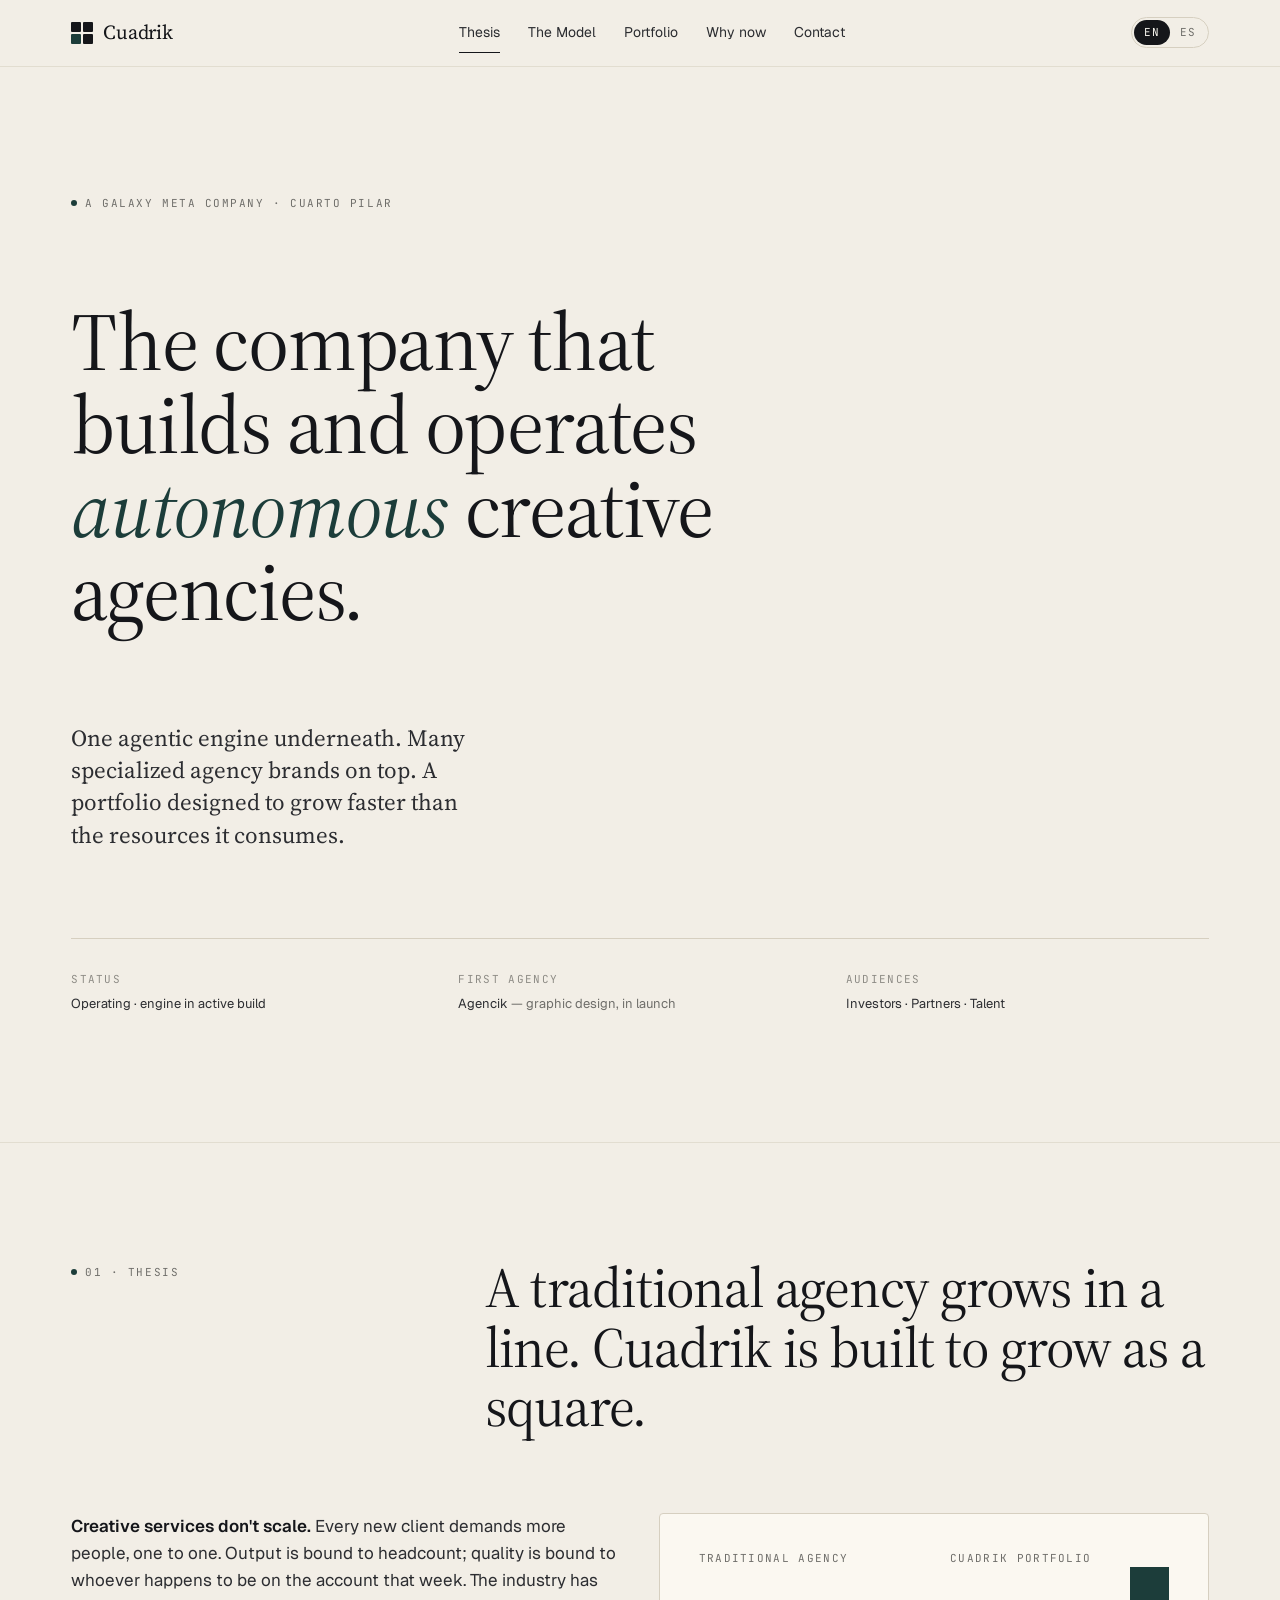
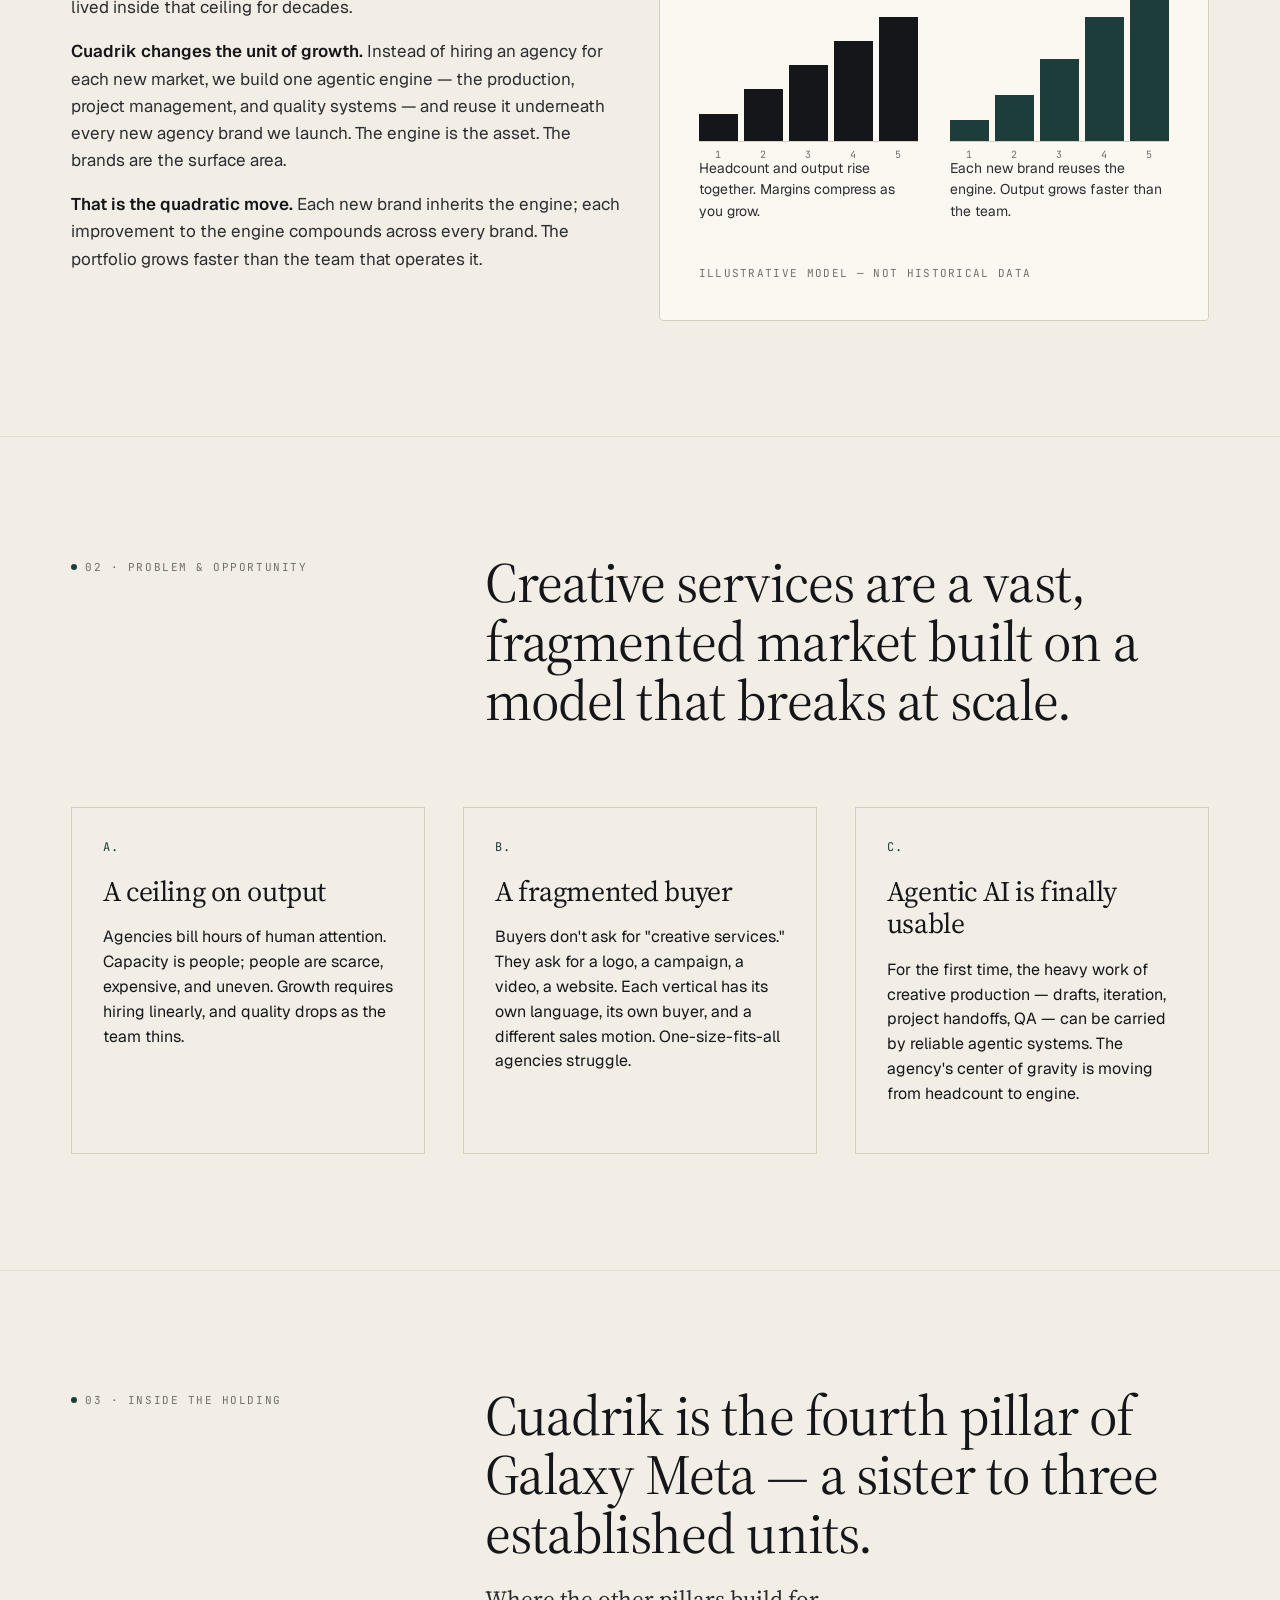
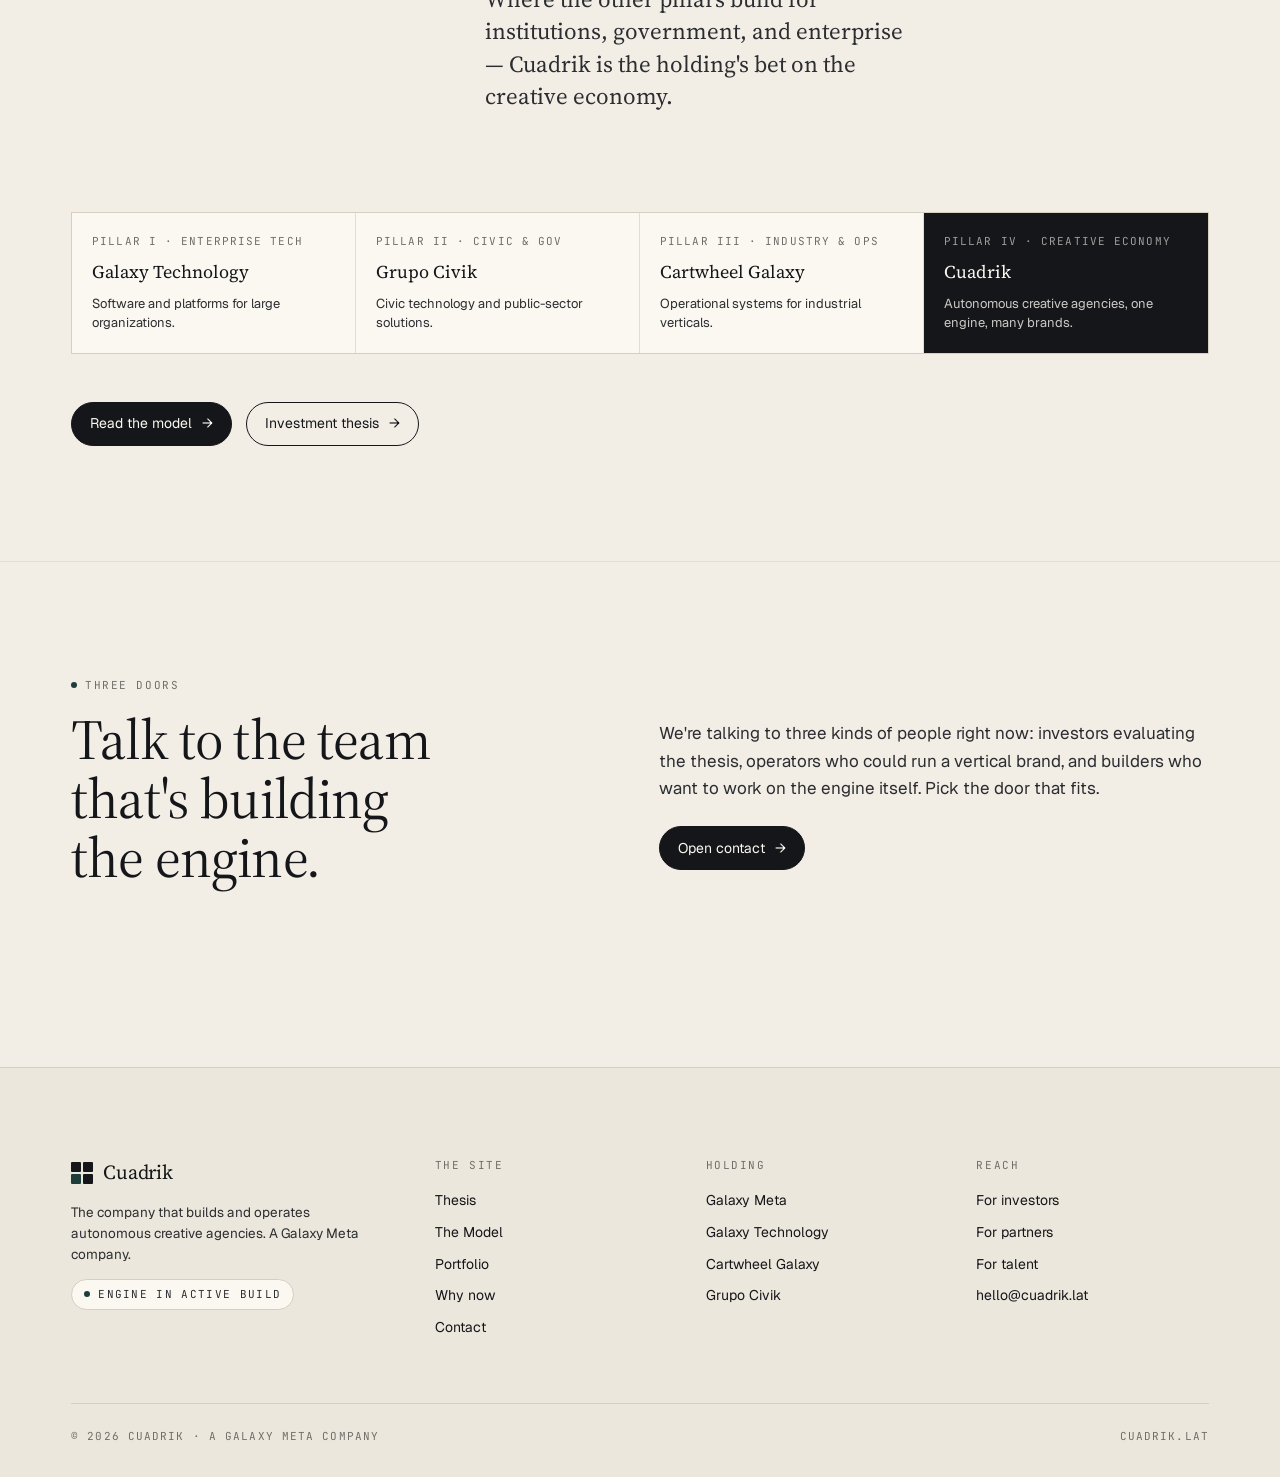
<file: index.html>
<!doctype html>
<html lang="en">
<head>
<meta charset="utf-8" />
<meta name="viewport" content="width=device-width, initial-scale=1" />
<title>Cuadrik — The company that builds and operates autonomous creative agencies</title>
<meta name="description" content="Cuadrik builds and operates autonomous creative agencies. One agentic engine, many specialized brands. A Galaxy Meta company." />
<link rel="preconnect" href="https://fonts.googleapis.com" />
<link rel="preconnect" href="https://fonts.gstatic.com" crossorigin />
<link href="https://fonts.googleapis.com/css2?family=Source+Serif+4:opsz,wght@8..60,400;8..60,500;8..60,600&family=Geist:wght@300;400;500;600&family=JetBrains+Mono:wght@400;500&display=swap" rel="stylesheet" />
<link rel="stylesheet" href="assets/site.css" />
</head>
<body>

<!-- ===================== NAV ===================== -->
<header class="nav">
  <div class="nav-inner">
    <a class="brand" href="index.html" aria-label="Cuadrik home">
      <span class="brand-mark" aria-hidden="true"><span></span><span></span><span></span><span></span></span>
      <span>Cuadrik</span>
    </a>
    <nav class="nav-links" aria-label="Primary">
      <a href="index.html" aria-current="page"><span data-i18n="en">Thesis</span><span data-i18n="es">Tesis</span></a>
      <a href="model.html"><span data-i18n="en">The Model</span><span data-i18n="es">El modelo</span></a>
      <a href="portfolio.html"><span data-i18n="en">Portfolio</span><span data-i18n="es">Portafolio</span></a>
      <a href="why-now.html"><span data-i18n="en">Why now</span><span data-i18n="es">Por qué ahora</span></a>
      <a href="contact.html"><span data-i18n="en">Contact</span><span data-i18n="es">Contacto</span></a>
    </nav>
    <div class="nav-right">
      <div class="lang" role="group" aria-label="Language">
        <button data-lang="en" class="is-active">EN</button>
        <button data-lang="es">ES</button>
      </div>
      <button class="nav-toggle btn ghost" aria-label="Menu">Menu</button>
    </div>
  </div>
</header>

<!-- ===================== HERO ===================== -->
<section class="hero no-rule" data-screen-label="01 Hero">
  <div class="wrap">
    <div class="hero-grid">
      <div>
        <div class="eyebrow reveal"><span class="dot"></span><span data-i18n="en">A Galaxy Meta company · Cuarto pilar</span><span data-i18n="es">Una compañía de Galaxy Meta · Cuarto pilar</span></div>
      </div>
      <h1 class="reveal" style="margin-top:24px;">
        <span data-i18n="en">The company that builds and operates <em style="font-style:italic; color:var(--accent);">autonomous</em> creative agencies.</span>
        <span data-i18n="es">La empresa que construye y opera agencias creativas <em style="font-style:italic; color:var(--accent);">autónomas</em>.</span>
      </h1>
      <p class="lede reveal" style="margin-top:24px;">
        <span data-i18n="en">One agentic engine underneath. Many specialized agency brands on top. A portfolio designed to grow faster than the resources it consumes.</span>
        <span data-i18n="es">Un motor agéntico debajo. Muchas marcas-agencia especializadas encima. Un portafolio diseñado para crecer más rápido que los recursos que consume.</span>
      </p>

      <div class="hero-foot reveal">
        <div>
          <span class="k">Status</span>
          <span class="v"><span data-i18n="en">Operating · engine in active build</span><span data-i18n="es">En operación · motor en construcción activa</span></span>
        </div>
        <div>
          <span class="k"><span data-i18n="en">First agency</span><span data-i18n="es">Primera agencia</span></span>
          <span class="v">Agencik <span style="color:var(--muted)">— <span data-i18n="en">graphic design, in launch</span><span data-i18n="es">diseño gráfico, en arranque</span></span></span>
        </div>
        <div>
          <span class="k"><span data-i18n="en">Audiences</span><span data-i18n="es">Audiencias</span></span>
          <span class="v"><span data-i18n="en">Investors · Partners · Talent</span><span data-i18n="es">Inversionistas · Socios · Talento</span></span>
        </div>
      </div>
    </div>
  </div>
</section>

<!-- ===================== THESIS ===================== -->
<section data-screen-label="02 Thesis">
  <div class="wrap">
    <div class="row-head">
      <div class="label">
        <div class="eyebrow"><span class="dot"></span>01 · <span data-i18n="en">Thesis</span><span data-i18n="es">Tesis</span></div>
      </div>
      <div>
        <h2 class="reveal">
          <span data-i18n="en">A traditional agency grows in a line. Cuadrik is built to grow as a square.</span>
          <span data-i18n="es">Una agencia tradicional crece en línea. Cuadrik está construida para crecer al cuadrado.</span>
        </h2>
      </div>
    </div>

    <div class="grid g-2" style="align-items:start;">
      <div class="prose reveal">
        <p data-i18n="en"><strong>Creative services don't scale.</strong> Every new client demands more people, one to one. Output is bound to headcount; quality is bound to whoever happens to be on the account that week. The industry has lived inside that ceiling for decades.</p>
        <p data-i18n="en"><strong>Cuadrik changes the unit of growth.</strong> Instead of hiring an agency for each new market, we build one agentic engine — the production, project management, and quality systems — and reuse it underneath every new agency brand we launch. The engine is the asset. The brands are the surface area.</p>
        <p data-i18n="en"><strong>That is the quadratic move.</strong> Each new brand inherits the engine; each improvement to the engine compounds across every brand. The portfolio grows faster than the team that operates it.</p>

        <p data-i18n="es"><strong>Los servicios creativos no escalan.</strong> Cada cliente nuevo exige más gente, uno a uno. El output está atado al headcount; la calidad, a quien le toque la cuenta esa semana. La industria ha vivido bajo ese techo por décadas.</p>
        <p data-i18n="es"><strong>Cuadrik cambia la unidad de crecimiento.</strong> En lugar de contratar una agencia por cada mercado nuevo, construimos un motor agéntico — los sistemas de producción, gestión y calidad — y lo reutilizamos debajo de cada nueva marca-agencia que lanzamos. El motor es el activo. Las marcas son la superficie.</p>
        <p data-i18n="es"><strong>Esa es la jugada cuadrática.</strong> Cada marca nueva hereda el motor; cada mejora al motor se compone en todas las marcas. El portafolio crece más rápido que el equipo que lo opera.</p>
      </div>

      <div class="diagram reveal">
        <div class="diagram-grid">
          <div class="col">
            <h4><span data-i18n="en">Traditional agency</span><span data-i18n="es">Agencia tradicional</span></h4>
            <div class="bars" aria-hidden="true">
              <div class="bar" style="height:18%"><span>1</span></div>
              <div class="bar" style="height:34%"><span>2</span></div>
              <div class="bar" style="height:50%"><span>3</span></div>
              <div class="bar" style="height:66%"><span>4</span></div>
              <div class="bar" style="height:82%"><span>5</span></div>
            </div>
            <p data-i18n="en">Headcount and output rise together. Margins compress as you grow.</p>
            <p data-i18n="es">Headcount y output suben juntos. Los márgenes se comprimen al crecer.</p>
          </div>
          <div class="col">
            <h4><span data-i18n="en">Cuadrik portfolio</span><span data-i18n="es">Portafolio Cuadrik</span></h4>
            <div class="bars" aria-hidden="true">
              <div class="bar accent" style="height:14%"><span>1</span></div>
              <div class="bar accent" style="height:30%"><span>2</span></div>
              <div class="bar accent" style="height:54%"><span>3</span></div>
              <div class="bar accent" style="height:82%"><span>4</span></div>
              <div class="bar accent" style="height:115%"><span>5</span></div>
            </div>
            <p data-i18n="en">Each new brand reuses the engine. Output grows faster than the team.</p>
            <p data-i18n="es">Cada marca nueva reutiliza el motor. El output crece más rápido que el equipo.</p>
          </div>
        </div>
        <div style="margin-top:42px; font-family:var(--mono); font-size:11px; letter-spacing:0.12em; text-transform:uppercase; color:var(--muted);">
          <span data-i18n="en">Illustrative model — not historical data</span>
          <span data-i18n="es">Modelo ilustrativo — no son datos históricos</span>
        </div>
      </div>
    </div>
  </div>
</section>

<!-- ===================== PROBLEM / OPPORTUNITY ===================== -->
<section data-screen-label="03 Problem">
  <div class="wrap">
    <div class="row-head">
      <div class="label">
        <div class="eyebrow"><span class="dot"></span>02 · <span data-i18n="en">Problem &amp; opportunity</span><span data-i18n="es">Problema y oportunidad</span></div>
      </div>
      <div>
        <h2 class="reveal">
          <span data-i18n="en">Creative services are a vast, fragmented market built on a model that breaks at scale.</span>
          <span data-i18n="es">Los servicios creativos son un mercado enorme y fragmentado, construido sobre un modelo que se rompe al escalar.</span>
        </h2>
      </div>
    </div>

    <div class="grid g-3">
      <div class="tile reveal">
        <span class="num">A.</span>
        <h3><span data-i18n="en">A ceiling on output</span><span data-i18n="es">Un techo en el output</span></h3>
        <p data-i18n="en">Agencies bill hours of human attention. Capacity is people; people are scarce, expensive, and uneven. Growth requires hiring linearly, and quality drops as the team thins.</p>
        <p data-i18n="es">Las agencias venden horas de atención humana. La capacidad son personas; las personas son escasas, caras y desiguales. Crecer exige contratar en línea, y la calidad baja conforme el equipo se diluye.</p>
      </div>
      <div class="tile reveal">
        <span class="num">B.</span>
        <h3><span data-i18n="en">A fragmented buyer</span><span data-i18n="es">Un comprador fragmentado</span></h3>
        <p data-i18n="en">Buyers don't ask for "creative services." They ask for a logo, a campaign, a video, a website. Each vertical has its own language, its own buyer, and a different sales motion. One-size-fits-all agencies struggle.</p>
        <p data-i18n="es">Los compradores no piden "servicios creativos". Piden un logo, una campaña, un video, un sitio web. Cada vertical tiene su lenguaje, su comprador y un ciclo de venta distinto. Las agencias todo-en-uno batallan.</p>
      </div>
      <div class="tile reveal">
        <span class="num">C.</span>
        <h3><span data-i18n="en">Agentic AI is finally usable</span><span data-i18n="es">La IA agéntica por fin es usable</span></h3>
        <p data-i18n="en">For the first time, the heavy work of creative production — drafts, iteration, project handoffs, QA — can be carried by reliable agentic systems. The agency's center of gravity is moving from headcount to engine.</p>
        <p data-i18n="es">Por primera vez, el trabajo pesado de la producción creativa — borradores, iteración, handoffs, QA — puede ser cargado por sistemas agénticos confiables. El centro de gravedad de la agencia se mueve del headcount al motor.</p>
      </div>
    </div>
  </div>
</section>

<!-- ===================== HOLDING POSITION ===================== -->
<section data-screen-label="04 Holding">
  <div class="wrap">
    <div class="row-head">
      <div class="label">
        <div class="eyebrow"><span class="dot"></span>03 · <span data-i18n="en">Inside the holding</span><span data-i18n="es">Dentro del holding</span></div>
      </div>
      <div>
        <h2 class="reveal">
          <span data-i18n="en">Cuadrik is the fourth pillar of Galaxy Meta — a sister to three established units.</span>
          <span data-i18n="es">Cuadrik es el cuarto pilar de Galaxy Meta — hermana de tres unidades ya establecidas.</span>
        </h2>
        <p class="lede reveal" style="margin-top:20px;">
          <span data-i18n="en">Where the other pillars build for institutions, government, and enterprise — Cuadrik is the holding's bet on the creative economy.</span>
          <span data-i18n="es">Mientras los demás pilares construyen para instituciones, gobierno y empresa — Cuadrik es la apuesta del holding por la economía creativa.</span>
        </p>
      </div>
    </div>

    <div class="holding reveal" role="list">
      <div role="listitem">
        <div class="role"><span data-i18n="en">Pillar I · Enterprise tech</span><span data-i18n="es">Pilar I · Tech empresarial</span></div>
        <div class="name">Galaxy Technology</div>
        <div class="desc"><span data-i18n="en">Software and platforms for large organizations.</span><span data-i18n="es">Software y plataformas para grandes organizaciones.</span></div>
      </div>
      <div role="listitem">
        <div class="role"><span data-i18n="en">Pillar II · Civic &amp; gov</span><span data-i18n="es">Pilar II · Cívico y gobierno</span></div>
        <div class="name">Grupo Civik</div>
        <div class="desc"><span data-i18n="en">Civic technology and public-sector solutions.</span><span data-i18n="es">Tecnología cívica y soluciones para el sector público.</span></div>
      </div>
      <div role="listitem">
        <div class="role"><span data-i18n="en">Pillar III · Industry &amp; ops</span><span data-i18n="es">Pilar III · Industria y operaciones</span></div>
        <div class="name">Cartwheel Galaxy</div>
        <div class="desc"><span data-i18n="en">Operational systems for industrial verticals.</span><span data-i18n="es">Sistemas operacionales para verticales industriales.</span></div>
      </div>
      <div role="listitem" class="is-self">
        <div class="role"><span data-i18n="en">Pillar IV · Creative economy</span><span data-i18n="es">Pilar IV · Economía creativa</span></div>
        <div class="name">Cuadrik</div>
        <div class="desc"><span data-i18n="en">Autonomous creative agencies, one engine, many brands.</span><span data-i18n="es">Agencias creativas autónomas, un motor, muchas marcas.</span></div>
      </div>
    </div>

    <div style="margin-top:48px; display:flex; gap:14px; flex-wrap:wrap;">
      <a class="btn" href="model.html">
        <span data-i18n="en">Read the model</span><span data-i18n="es">Leer el modelo</span>
        <span class="arrow" aria-hidden="true">→</span>
      </a>
      <a class="btn ghost" href="why-now.html">
        <span data-i18n="en">Investment thesis</span><span data-i18n="es">Tesis de inversión</span>
        <span class="arrow" aria-hidden="true">→</span>
      </a>
    </div>
  </div>
</section>

<!-- ===================== CTA / END ===================== -->
<section data-screen-label="05 CTA">
  <div class="wrap">
    <div class="grid g-2" style="align-items:end;">
      <div>
        <div class="eyebrow"><span class="dot"></span><span data-i18n="en">Three doors</span><span data-i18n="es">Tres puertas</span></div>
        <h2 class="reveal" style="margin-top:16px; max-width:14ch;">
          <span data-i18n="en">Talk to the team that's building the engine.</span>
          <span data-i18n="es">Habla con el equipo que está construyendo el motor.</span>
        </h2>
      </div>
      <div class="prose reveal">
        <p data-i18n="en">We're talking to three kinds of people right now: investors evaluating the thesis, operators who could run a vertical brand, and builders who want to work on the engine itself. Pick the door that fits.</p>
        <p data-i18n="es">Estamos hablando con tres tipos de personas ahora mismo: inversionistas evaluando la tesis, operadores que podrían dirigir una marca-agencia vertical, y constructores que quieran trabajar en el motor mismo. Elige la puerta que corresponda.</p>
        <p style="margin-top:24px;"><a class="btn" href="contact.html"><span data-i18n="en">Open contact</span><span data-i18n="es">Abrir contacto</span><span class="arrow">→</span></a></p>
      </div>
    </div>
  </div>
</section>

<!-- ===================== FOOTER ===================== -->
<footer class="site">
  <div class="wrap">
    <div class="foot-grid">
      <div class="foot-col">
        <a class="brand" href="index.html" aria-label="Cuadrik">
          <span class="brand-mark" aria-hidden="true"><span></span><span></span><span></span><span></span></span>
          <span>Cuadrik</span>
        </a>
        <p style="margin-top:14px; font-size:13.5px; color:var(--ink-soft); max-width:32ch;">
          <span data-i18n="en">The company that builds and operates autonomous creative agencies. A Galaxy Meta company.</span>
          <span data-i18n="es">La empresa que construye y opera agencias creativas autónomas. Una compañía de Galaxy Meta.</span>
        </p>
        <p style="margin-top:14px;"><span class="status"><span class="dot"></span><span data-i18n="en">Engine in active build</span><span data-i18n="es">Motor en construcción</span></span></p>
      </div>
      <div class="foot-col">
        <h5><span data-i18n="en">The site</span><span data-i18n="es">El sitio</span></h5>
        <ul>
          <li><a href="index.html"><span data-i18n="en">Thesis</span><span data-i18n="es">Tesis</span></a></li>
          <li><a href="model.html"><span data-i18n="en">The Model</span><span data-i18n="es">El modelo</span></a></li>
          <li><a href="portfolio.html"><span data-i18n="en">Portfolio</span><span data-i18n="es">Portafolio</span></a></li>
          <li><a href="why-now.html"><span data-i18n="en">Why now</span><span data-i18n="es">Por qué ahora</span></a></li>
          <li><a href="contact.html"><span data-i18n="en">Contact</span><span data-i18n="es">Contacto</span></a></li>
        </ul>
      </div>
      <div class="foot-col">
        <h5><span data-i18n="en">Holding</span><span data-i18n="es">Holding</span></h5>
        <ul>
          <li>Galaxy Meta</li>
          <li>Galaxy Technology</li>
          <li>Cartwheel Galaxy</li>
          <li>Grupo Civik</li>
        </ul>
      </div>
      <div class="foot-col">
        <h5><span data-i18n="en">Reach</span><span data-i18n="es">Contacto</span></h5>
        <ul>
          <li><a href="contact.html?path=investor"><span data-i18n="en">For investors</span><span data-i18n="es">Para inversionistas</span></a></li>
          <li><a href="contact.html?path=partner"><span data-i18n="en">For partners</span><span data-i18n="es">Para socios</span></a></li>
          <li><a href="contact.html?path=talent"><span data-i18n="en">For talent</span><span data-i18n="es">Para talento</span></a></li>
          <li><a href="mailto:hello@cuadrik.lat">hello@cuadrik.lat</a></li>
        </ul>
      </div>
    </div>
    <div class="foot-bottom">
      <div>© <span id="year"></span> Cuadrik · <span data-i18n="en">A Galaxy Meta company</span><span data-i18n="es">Una compañía de Galaxy Meta</span></div>
      <div>cuadrik.lat</div>
    </div>
  </div>
</footer>

<script>document.getElementById("year").textContent = new Date().getFullYear();</script>
<script src="assets/site.js"></script>
</body>
</html>
</file>
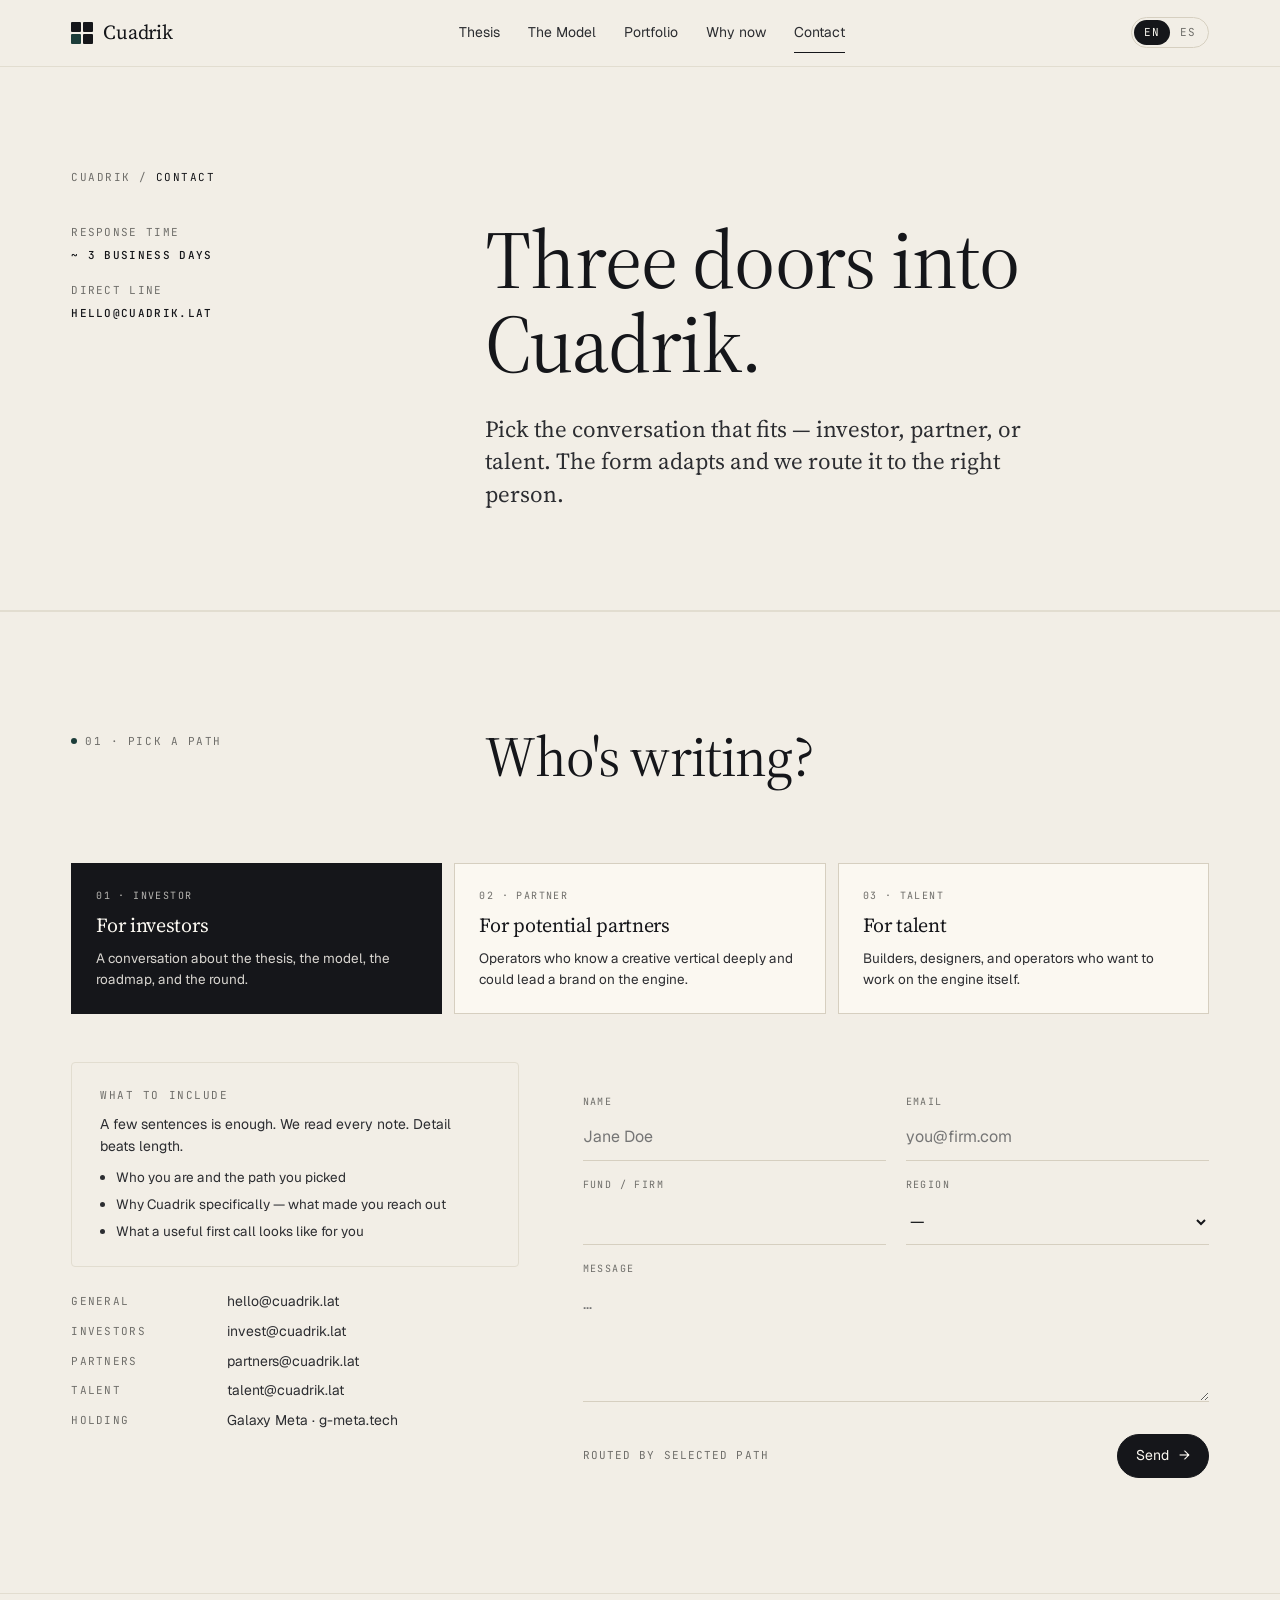
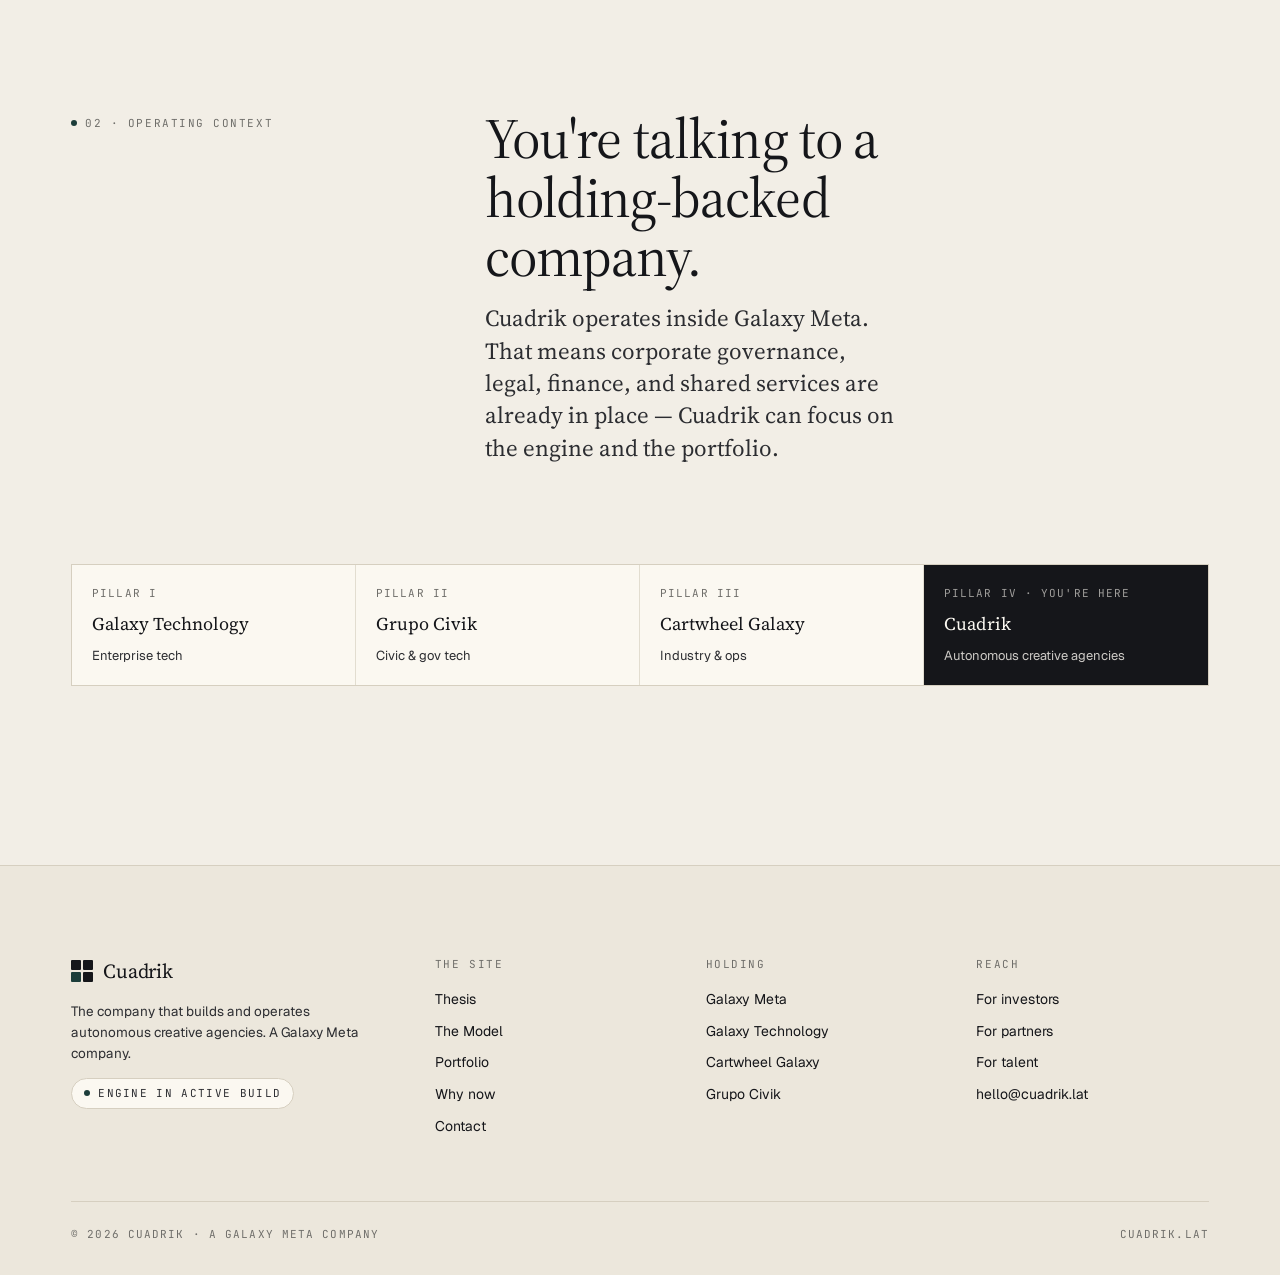
<file: contact.html>
<!doctype html>
<html lang="en">
<head>
<meta charset="utf-8" />
<meta name="viewport" content="width=device-width, initial-scale=1" />
<title>Contact — Cuadrik</title>
<meta name="description" content="Three doors into Cuadrik: investors, partners, and talent." />
<link rel="preconnect" href="https://fonts.googleapis.com" />
<link rel="preconnect" href="https://fonts.gstatic.com" crossorigin />
<link href="https://fonts.googleapis.com/css2?family=Source+Serif+4:opsz,wght@8..60,400;8..60,500;8..60,600&family=Geist:wght@300;400;500;600&family=JetBrains+Mono:wght@400;500&display=swap" rel="stylesheet" />
<link rel="stylesheet" href="assets/site.css" />
<style>
  .doors {
    border: 1px solid var(--line);
    background: var(--paper);
    padding: clamp(24px, 3vw, 40px);
  }
  .form-shell {
    display: grid;
    grid-template-columns: 1fr 1.4fr;
    gap: clamp(32px, 5vw, 72px);
    align-items: start;
  }
  @media (max-width: 960px) { .form-shell { grid-template-columns: 1fr; } }

  .what-to-say {
    border: 1px solid var(--line-soft);
    background: transparent;
    padding: 24px 28px;
    border-radius: 4px;
    display: grid; gap: 10px;
  }
  .what-to-say h5 { font-family: var(--mono); font-size: 11px; letter-spacing: 0.14em; text-transform: uppercase; color: var(--muted); margin: 0; font-weight: 400; }
  .what-to-say p  { font-size: 14px; color: var(--ink-soft); line-height: 1.55; margin: 0; }
  .what-to-say ul { margin: 0; padding-left: 16px; font-size: 13.5px; color: var(--ink-soft); display: grid; gap: 6px; }

  .direct-block {
    display: grid; gap: 16px;
    font-size: 14px;
    color: var(--ink-soft);
  }
  .direct-block dl {
    display: grid; grid-template-columns: 140px 1fr;
    gap: 8px 16px;
    margin: 0;
  }
  .direct-block dt { font-family: var(--mono); font-size: 11px; letter-spacing: 0.12em; text-transform: uppercase; color: var(--muted); padding-top: 2px; }
  .direct-block dd { margin: 0; }
  .direct-block a:hover { color: var(--accent); }
</style>
</head>
<body>

<header class="nav">
  <div class="nav-inner">
    <a class="brand" href="index.html" aria-label="Cuadrik home">
      <span class="brand-mark" aria-hidden="true"><span></span><span></span><span></span><span></span></span>
      <span>Cuadrik</span>
    </a>
    <nav class="nav-links" aria-label="Primary">
      <a href="index.html"><span data-i18n="en">Thesis</span><span data-i18n="es">Tesis</span></a>
      <a href="model.html"><span data-i18n="en">The Model</span><span data-i18n="es">El modelo</span></a>
      <a href="portfolio.html"><span data-i18n="en">Portfolio</span><span data-i18n="es">Portafolio</span></a>
      <a href="why-now.html"><span data-i18n="en">Why now</span><span data-i18n="es">Por qué ahora</span></a>
      <a href="contact.html" aria-current="page"><span data-i18n="en">Contact</span><span data-i18n="es">Contacto</span></a>
    </nav>
    <div class="nav-right">
      <div class="lang" role="group" aria-label="Language">
        <button data-lang="en" class="is-active">EN</button>
        <button data-lang="es">ES</button>
      </div>
      <button class="nav-toggle btn ghost" aria-label="Menu">Menu</button>
    </div>
  </div>
</header>

<section class="page-head no-rule" data-screen-label="01 Head">
  <div class="wrap">
    <div class="crumbs"><a href="index.html">Cuadrik</a> / <span data-i18n="en">Contact</span><span data-i18n="es">Contacto</span></div>
    <div class="row-head" style="margin-bottom:0;">
      <div class="label">
        <div class="meta-side">
          <div><span data-i18n="en">Response time</span><span data-i18n="es">Tiempo de respuesta</span></div>
          <div><b><span data-i18n="en">~ 3 business days</span><span data-i18n="es">~ 3 días hábiles</span></b></div>
          <div style="margin-top:12px;"><span data-i18n="en">Direct line</span><span data-i18n="es">Línea directa</span></div>
          <div><b><a href="mailto:hello@cuadrik.lat">hello@cuadrik.lat</a></b></div>
        </div>
      </div>
      <div>
        <h1>
          <span data-i18n="en">Three doors into Cuadrik.</span>
          <span data-i18n="es">Tres puertas a Cuadrik.</span>
        </h1>
        <p class="lede">
          <span data-i18n="en">Pick the conversation that fits — investor, partner, or talent. The form adapts and we route it to the right person.</span>
          <span data-i18n="es">Elige la conversación que corresponda — inversionista, socio o talento. El formulario se adapta y lo enrutamos a la persona correcta.</span>
        </p>
      </div>
    </div>
  </div>
</section>

<!-- ===================== PATH PICKER + FORM ===================== -->
<section data-screen-label="02 Form">
  <div class="wrap">
    <div class="row-head">
      <div class="label">
        <div class="eyebrow"><span class="dot"></span>01 · <span data-i18n="en">Pick a path</span><span data-i18n="es">Elige un camino</span></div>
      </div>
      <div>
        <h2 class="reveal">
          <span data-i18n="en">Who's writing?</span>
          <span data-i18n="es">¿Quién escribe?</span>
        </h2>
      </div>
    </div>

    <div class="path-cards reveal" role="tablist">
      <button class="path-card is-active" data-path="investor" role="tab" aria-selected="true">
        <span class="tag">01 · <span data-i18n="en">Investor</span><span data-i18n="es">Inversionista</span></span>
        <h4><span data-i18n="en">For investors</span><span data-i18n="es">Para inversionistas</span></h4>
        <p>
          <span data-i18n="en">A conversation about the thesis, the model, the roadmap, and the round.</span>
          <span data-i18n="es">Una conversación sobre la tesis, el modelo, la hoja de ruta y la ronda.</span>
        </p>
      </button>
      <button class="path-card" data-path="partner" role="tab" aria-selected="false">
        <span class="tag">02 · <span data-i18n="en">Partner</span><span data-i18n="es">Socio</span></span>
        <h4><span data-i18n="en">For potential partners</span><span data-i18n="es">Para socios potenciales</span></h4>
        <p>
          <span data-i18n="en">Operators who know a creative vertical deeply and could lead a brand on the engine.</span>
          <span data-i18n="es">Operadores que conocen a fondo un vertical creativo y podrían liderar una marca sobre el motor.</span>
        </p>
      </button>
      <button class="path-card" data-path="talent" role="tab" aria-selected="false">
        <span class="tag">03 · <span data-i18n="en">Talent</span><span data-i18n="es">Talento</span></span>
        <h4><span data-i18n="en">For talent</span><span data-i18n="es">Para talento</span></h4>
        <p>
          <span data-i18n="en">Builders, designers, and operators who want to work on the engine itself.</span>
          <span data-i18n="es">Constructores, diseñadores y operadores que quieren trabajar en el motor mismo.</span>
        </p>
      </button>
    </div>

    <div class="form-shell" style="margin-top:48px;">
      <!-- Contextual side panel -->
      <aside>
        <div class="what-to-say">
          <h5><span data-i18n="en">What to include</span><span data-i18n="es">Qué incluir</span></h5>
          <p data-i18n="en">A few sentences is enough. We read every note. Detail beats length.</p>
          <p data-i18n="es">Un par de frases es suficiente. Leemos cada mensaje. El detalle gana al largo.</p>
          <ul>
            <li><span data-i18n="en">Who you are and the path you picked</span><span data-i18n="es">Quién eres y el camino que elegiste</span></li>
            <li><span data-i18n="en">Why Cuadrik specifically — what made you reach out</span><span data-i18n="es">Por qué Cuadrik específicamente — qué te hizo escribir</span></li>
            <li><span data-i18n="en">What a useful first call looks like for you</span><span data-i18n="es">Cómo se ve una primera llamada útil para ti</span></li>
          </ul>
        </div>

        <div class="direct-block" style="margin-top:24px;">
          <dl>
            <dt><span data-i18n="en">General</span><span data-i18n="es">General</span></dt>
            <dd><a href="mailto:hello@cuadrik.lat">hello@cuadrik.lat</a></dd>
            <dt><span data-i18n="en">Investors</span><span data-i18n="es">Inversionistas</span></dt>
            <dd><a href="mailto:invest@cuadrik.lat">invest@cuadrik.lat</a></dd>
            <dt><span data-i18n="en">Partners</span><span data-i18n="es">Socios</span></dt>
            <dd><a href="mailto:partners@cuadrik.lat">partners@cuadrik.lat</a></dd>
            <dt><span data-i18n="en">Talent</span><span data-i18n="es">Talento</span></dt>
            <dd><a href="mailto:talent@cuadrik.lat">talent@cuadrik.lat</a></dd>
            <dt><span data-i18n="en">Holding</span><span data-i18n="es">Holding</span></dt>
            <dd>Galaxy Meta · g-meta.tech</dd>
          </dl>
        </div>
      </aside>

      <!-- Form -->
      <div>
        <form class="form" novalidate>
          <input type="hidden" name="path" value="investor" />

          <div class="field">
            <label for="f-name"><span data-i18n="en">Name</span><span data-i18n="es">Nombre</span></label>
            <input id="f-name" name="name" type="text" required autocomplete="name" placeholder="Jane Doe" />
          </div>

          <div class="field">
            <label for="f-email"><span data-i18n="en">Email</span><span data-i18n="es">Correo</span></label>
            <input id="f-email" name="email" type="email" required autocomplete="email" placeholder="you@firm.com" />
          </div>

          <div class="field" data-org-label>
            <label for="f-org">
              <span data-i18n="en">Fund / Firm</span>
              <span data-i18n="es">Fondo / Firma</span>
            </label>
            <input id="f-org" name="org" type="text" autocomplete="organization" />
          </div>

          <div class="field">
            <label for="f-region"><span data-i18n="en">Region</span><span data-i18n="es">Región</span></label>
            <select id="f-region" name="region">
              <option value=""><span>—</span></option>
              <option value="latam">Latin America</option>
              <option value="na">North America</option>
              <option value="eu">Europe</option>
              <option value="other"><span data-i18n="en">Other</span><span data-i18n="es">Otra</span></option>
            </select>
          </div>

          <div class="field full">
            <label for="f-msg"><span data-i18n="en">Message</span><span data-i18n="es">Mensaje</span></label>
            <textarea id="f-msg" name="message" required placeholder="…"></textarea>
          </div>

          <div class="form-actions">
            <span class="hint">
              <span data-i18n="en">Routed by selected path</span>
              <span data-i18n="es">Enrutado por el camino elegido</span>
            </span>
            <button class="btn" type="submit">
              <span data-i18n="en">Send</span><span data-i18n="es">Enviar</span>
              <span class="arrow" aria-hidden="true">→</span>
            </button>
          </div>
        </form>

        <div class="success" role="status" aria-live="polite">
          <span class="tag"><span data-i18n="en">Received</span><span data-i18n="es">Recibido</span></span>
          <h4><span data-i18n="en">Thanks — your note is in.</span><span data-i18n="es">Gracias — tu mensaje entró.</span></h4>
          <p>
            <span data-i18n="en">We'll reply from the appropriate inbox within about three business days.</span>
            <span data-i18n="es">Respondemos desde la bandeja apropiada en aproximadamente tres días hábiles.</span>
          </p>
        </div>
      </div>
    </div>
  </div>
</section>

<!-- ===================== HOLDING REASSURE ===================== -->
<section data-screen-label="03 Holding reassure">
  <div class="wrap">
    <div class="row-head">
      <div class="label">
        <div class="eyebrow"><span class="dot"></span>02 · <span data-i18n="en">Operating context</span><span data-i18n="es">Contexto operativo</span></div>
      </div>
      <div>
        <h2 class="reveal" style="max-width:18ch;">
          <span data-i18n="en">You're talking to a holding-backed company.</span>
          <span data-i18n="es">Estás hablando con una compañía respaldada por un holding.</span>
        </h2>
        <p class="lede reveal" style="margin-top:16px;">
          <span data-i18n="en">Cuadrik operates inside Galaxy Meta. That means corporate governance, legal, finance, and shared services are already in place — Cuadrik can focus on the engine and the portfolio.</span>
          <span data-i18n="es">Cuadrik opera dentro de Galaxy Meta. Eso significa que el gobierno corporativo, lo legal, lo financiero y los servicios compartidos ya están en su lugar — Cuadrik se enfoca en el motor y el portafolio.</span>
        </p>
      </div>
    </div>

    <div class="holding reveal">
      <div>
        <div class="role"><span data-i18n="en">Pillar I</span><span data-i18n="es">Pilar I</span></div>
        <div class="name">Galaxy Technology</div>
        <div class="desc"><span data-i18n="en">Enterprise tech</span><span data-i18n="es">Tech empresarial</span></div>
      </div>
      <div>
        <div class="role"><span data-i18n="en">Pillar II</span><span data-i18n="es">Pilar II</span></div>
        <div class="name">Grupo Civik</div>
        <div class="desc"><span data-i18n="en">Civic &amp; gov tech</span><span data-i18n="es">Tech cívica y gobierno</span></div>
      </div>
      <div>
        <div class="role"><span data-i18n="en">Pillar III</span><span data-i18n="es">Pilar III</span></div>
        <div class="name">Cartwheel Galaxy</div>
        <div class="desc"><span data-i18n="en">Industry &amp; ops</span><span data-i18n="es">Industria y operaciones</span></div>
      </div>
      <div class="is-self">
        <div class="role"><span data-i18n="en">Pillar IV · You're here</span><span data-i18n="es">Pilar IV · Estás aquí</span></div>
        <div class="name">Cuadrik</div>
        <div class="desc"><span data-i18n="en">Autonomous creative agencies</span><span data-i18n="es">Agencias creativas autónomas</span></div>
      </div>
    </div>
  </div>
</section>

<!-- ===================== FOOTER ===================== -->
<footer class="site">
  <div class="wrap">
    <div class="foot-grid">
      <div class="foot-col">
        <a class="brand" href="index.html" aria-label="Cuadrik">
          <span class="brand-mark" aria-hidden="true"><span></span><span></span><span></span><span></span></span>
          <span>Cuadrik</span>
        </a>
        <p style="margin-top:14px; font-size:13.5px; color:var(--ink-soft); max-width:32ch;">
          <span data-i18n="en">The company that builds and operates autonomous creative agencies. A Galaxy Meta company.</span>
          <span data-i18n="es">La empresa que construye y opera agencias creativas autónomas. Una compañía de Galaxy Meta.</span>
        </p>
        <p style="margin-top:14px;"><span class="status"><span class="dot"></span><span data-i18n="en">Engine in active build</span><span data-i18n="es">Motor en construcción</span></span></p>
      </div>
      <div class="foot-col">
        <h5><span data-i18n="en">The site</span><span data-i18n="es">El sitio</span></h5>
        <ul>
          <li><a href="index.html"><span data-i18n="en">Thesis</span><span data-i18n="es">Tesis</span></a></li>
          <li><a href="model.html"><span data-i18n="en">The Model</span><span data-i18n="es">El modelo</span></a></li>
          <li><a href="portfolio.html"><span data-i18n="en">Portfolio</span><span data-i18n="es">Portafolio</span></a></li>
          <li><a href="why-now.html"><span data-i18n="en">Why now</span><span data-i18n="es">Por qué ahora</span></a></li>
          <li><a href="contact.html"><span data-i18n="en">Contact</span><span data-i18n="es">Contacto</span></a></li>
        </ul>
      </div>
      <div class="foot-col">
        <h5><span data-i18n="en">Holding</span><span data-i18n="es">Holding</span></h5>
        <ul>
          <li>Galaxy Meta</li>
          <li>Galaxy Technology</li>
          <li>Cartwheel Galaxy</li>
          <li>Grupo Civik</li>
        </ul>
      </div>
      <div class="foot-col">
        <h5><span data-i18n="en">Reach</span><span data-i18n="es">Contacto</span></h5>
        <ul>
          <li><a href="contact.html?path=investor"><span data-i18n="en">For investors</span><span data-i18n="es">Para inversionistas</span></a></li>
          <li><a href="contact.html?path=partner"><span data-i18n="en">For partners</span><span data-i18n="es">Para socios</span></a></li>
          <li><a href="contact.html?path=talent"><span data-i18n="en">For talent</span><span data-i18n="es">Para talento</span></a></li>
          <li><a href="mailto:hello@cuadrik.lat">hello@cuadrik.lat</a></li>
        </ul>
      </div>
    </div>
    <div class="foot-bottom">
      <div>© <span id="year"></span> Cuadrik · <span data-i18n="en">A Galaxy Meta company</span><span data-i18n="es">Una compañía de Galaxy Meta</span></div>
      <div>cuadrik.lat</div>
    </div>
  </div>
</footer>

<script>document.getElementById("year").textContent = new Date().getFullYear();</script>
<script>
  // Preselect path from ?path= query
  (function () {
    const params = new URLSearchParams(location.search);
    const p = params.get("path");
    if (!p) return;
    const card = document.querySelector('.path-card[data-path="' + p + '"]');
    if (card) {
      document.querySelectorAll('.path-card').forEach(c => c.classList.remove("is-active"));
      card.classList.add("is-active");
      const inp = document.querySelector('[name="path"]');
      if (inp) inp.value = p;
    }
  })();
</script>
<script src="assets/site.js"></script>
</body>
</html>
</file>
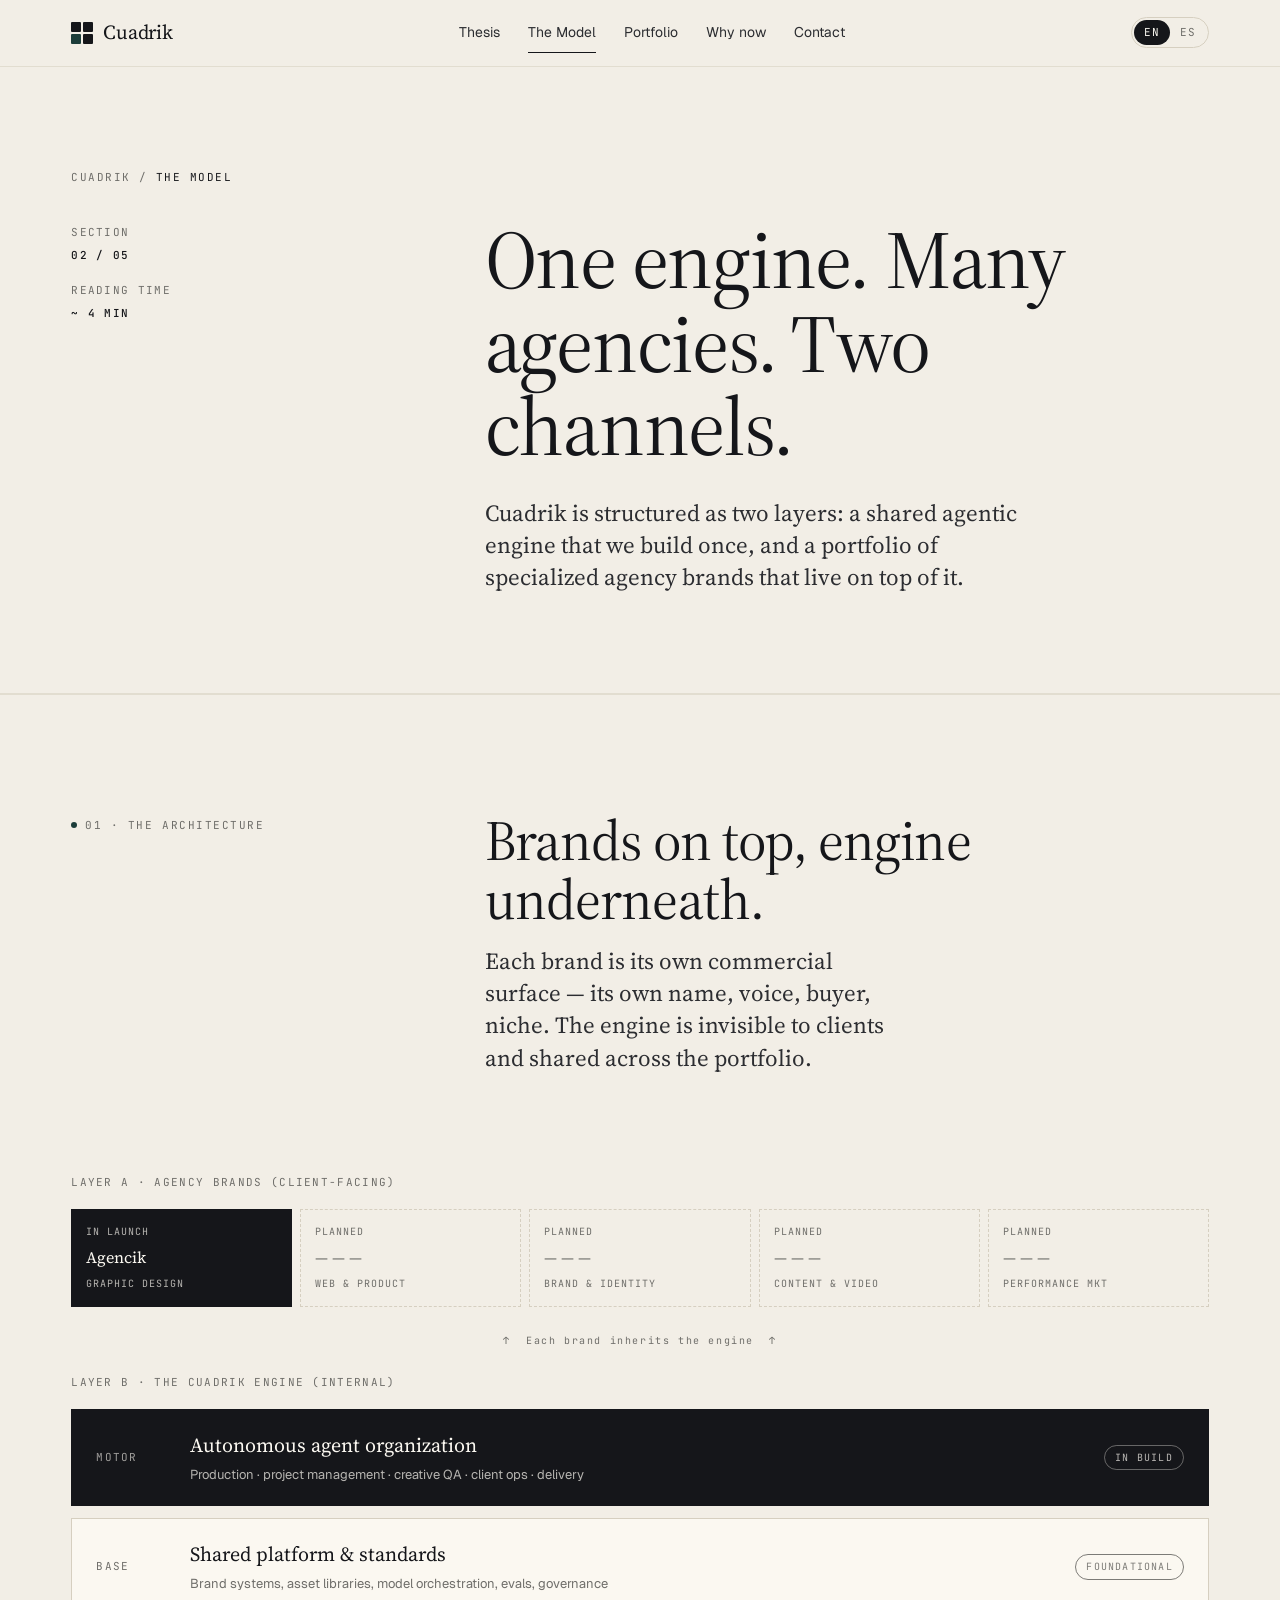
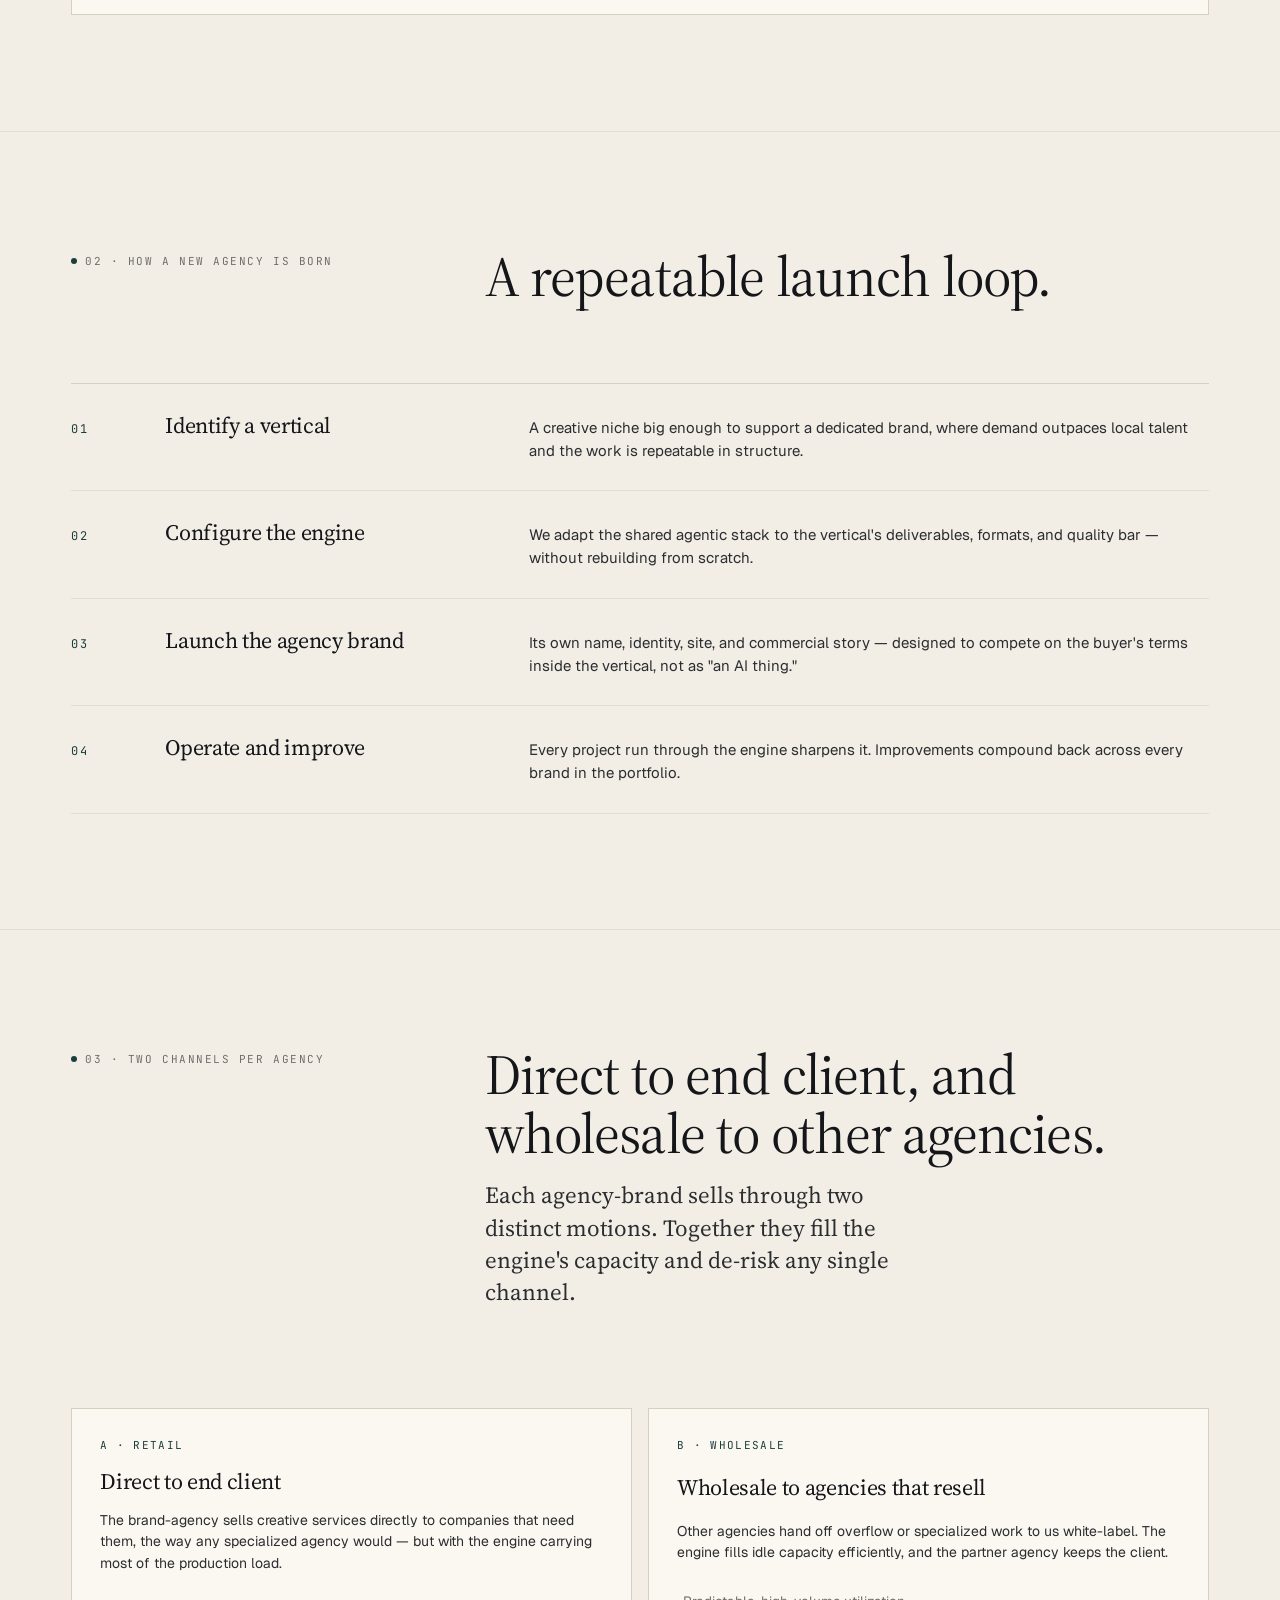
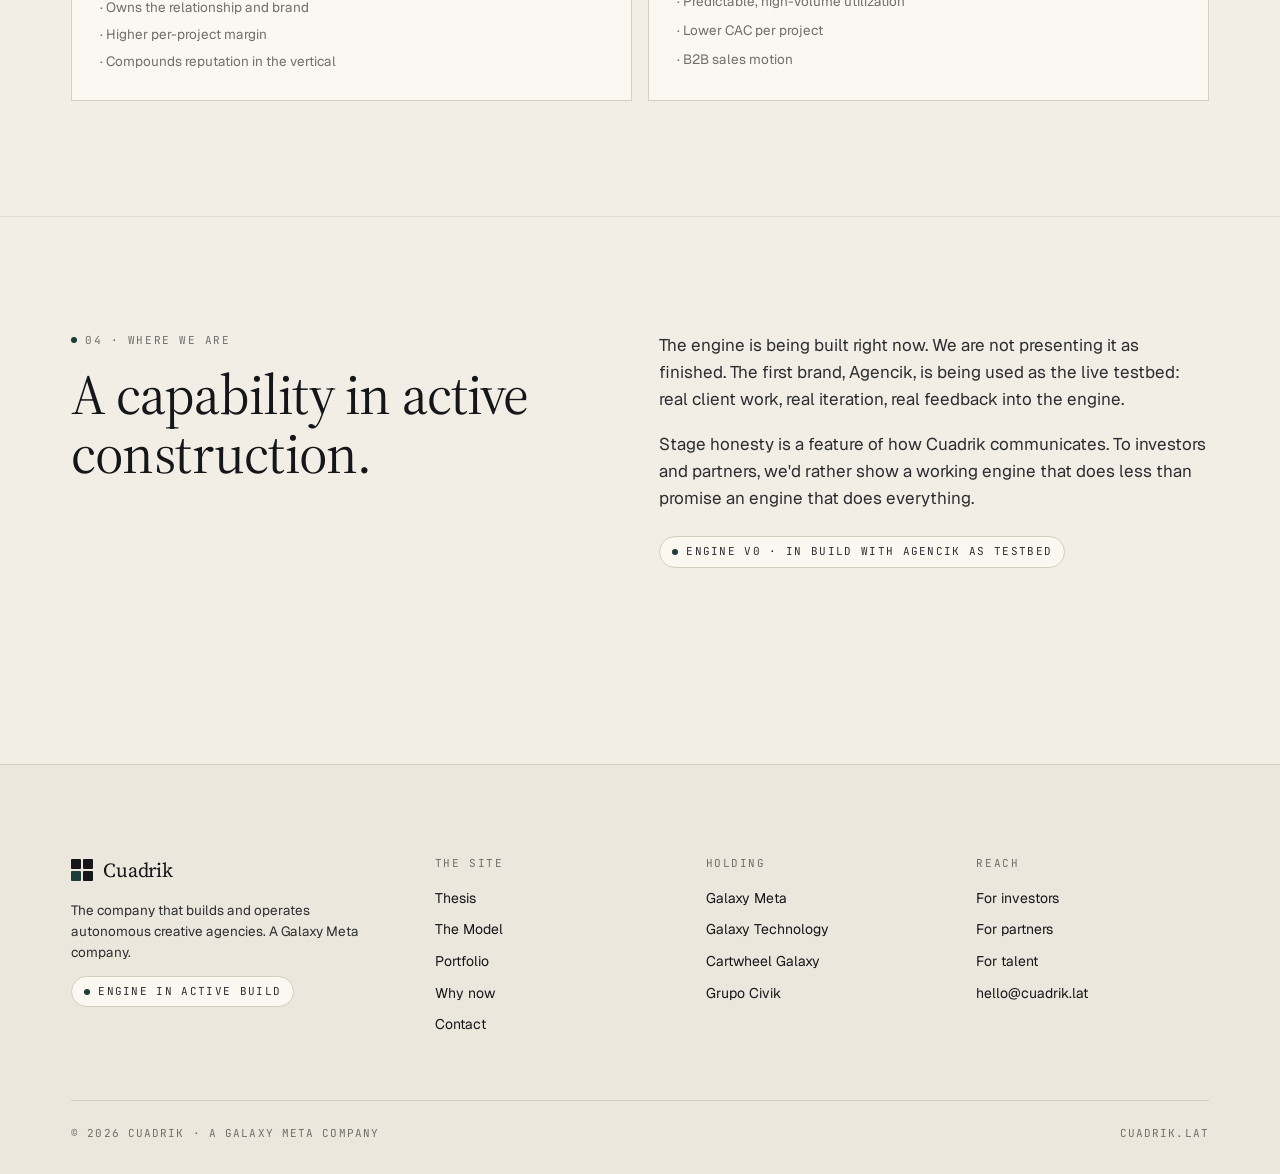
<file: model.html>
<!doctype html>
<html lang="en">
<head>
<meta charset="utf-8" />
<meta name="viewport" content="width=device-width, initial-scale=1" />
<title>The Model — Cuadrik</title>
<meta name="description" content="How Cuadrik operates: one shared agentic engine, many specialized agency brands, two sales channels." />
<link rel="preconnect" href="https://fonts.googleapis.com" />
<link rel="preconnect" href="https://fonts.gstatic.com" crossorigin />
<link href="https://fonts.googleapis.com/css2?family=Source+Serif+4:opsz,wght@8..60,400;8..60,500;8..60,600&family=Geist:wght@300;400;500;600&family=JetBrains+Mono:wght@400;500&display=swap" rel="stylesheet" />
<link rel="stylesheet" href="assets/site.css" />
</head>
<body>

<header class="nav">
  <div class="nav-inner">
    <a class="brand" href="index.html" aria-label="Cuadrik home">
      <span class="brand-mark" aria-hidden="true"><span></span><span></span><span></span><span></span></span>
      <span>Cuadrik</span>
    </a>
    <nav class="nav-links" aria-label="Primary">
      <a href="index.html"><span data-i18n="en">Thesis</span><span data-i18n="es">Tesis</span></a>
      <a href="model.html" aria-current="page"><span data-i18n="en">The Model</span><span data-i18n="es">El modelo</span></a>
      <a href="portfolio.html"><span data-i18n="en">Portfolio</span><span data-i18n="es">Portafolio</span></a>
      <a href="why-now.html"><span data-i18n="en">Why now</span><span data-i18n="es">Por qué ahora</span></a>
      <a href="contact.html"><span data-i18n="en">Contact</span><span data-i18n="es">Contacto</span></a>
    </nav>
    <div class="nav-right">
      <div class="lang" role="group" aria-label="Language">
        <button data-lang="en" class="is-active">EN</button>
        <button data-lang="es">ES</button>
      </div>
      <button class="nav-toggle btn ghost" aria-label="Menu">Menu</button>
    </div>
  </div>
</header>

<!-- ===================== PAGE HEAD ===================== -->
<section class="page-head no-rule" data-screen-label="01 Head">
  <div class="wrap">
    <div class="crumbs"><a href="index.html">Cuadrik</a> / <span data-i18n="en">The Model</span><span data-i18n="es">El modelo</span></div>
    <div class="row-head" style="margin-bottom:0;">
      <div class="label">
        <div class="meta-side">
          <div><span data-i18n="en">Section</span><span data-i18n="es">Sección</span></div>
          <div><b>02 / 05</b></div>
          <div style="margin-top:12px;"><span data-i18n="en">Reading time</span><span data-i18n="es">Lectura</span></div>
          <div><b>~ 4 min</b></div>
        </div>
      </div>
      <div>
        <h1>
          <span data-i18n="en">One engine. Many agencies. Two channels.</span>
          <span data-i18n="es">Un motor. Muchas agencias. Dos canales.</span>
        </h1>
        <p class="lede">
          <span data-i18n="en">Cuadrik is structured as two layers: a shared agentic engine that we build once, and a portfolio of specialized agency brands that live on top of it.</span>
          <span data-i18n="es">Cuadrik se estructura en dos capas: un motor agéntico compartido que construimos una vez, y un portafolio de marcas-agencia especializadas que viven encima.</span>
        </p>
      </div>
    </div>
  </div>
</section>

<!-- ===================== LAYERS DIAGRAM ===================== -->
<section data-screen-label="02 Layers">
  <div class="wrap">
    <div class="row-head">
      <div class="label">
        <div class="eyebrow"><span class="dot"></span>01 · <span data-i18n="en">The architecture</span><span data-i18n="es">La arquitectura</span></div>
      </div>
      <div>
        <h2 class="reveal">
          <span data-i18n="en">Brands on top, engine underneath.</span>
          <span data-i18n="es">Las marcas arriba, el motor abajo.</span>
        </h2>
        <p class="lede reveal" style="margin-top:16px;">
          <span data-i18n="en">Each brand is its own commercial surface — its own name, voice, buyer, niche. The engine is invisible to clients and shared across the portfolio.</span>
          <span data-i18n="es">Cada marca es su propia superficie comercial — su propio nombre, voz, comprador y nicho. El motor es invisible para los clientes y compartido por el portafolio.</span>
        </p>
      </div>
    </div>

    <div class="layers reveal" aria-label="Two-layer architecture">
      <div style="font-family:var(--mono); font-size:11px; letter-spacing:0.12em; text-transform:uppercase; color:var(--muted); margin-bottom:6px;">
        <span data-i18n="en">Layer A · Agency brands (client-facing)</span>
        <span data-i18n="es">Capa A · Marcas-agencia (cara al cliente)</span>
      </div>
      <div class="brands-strip">
        <div class="b live">
          <span class="tag"><span data-i18n="en">In launch</span><span data-i18n="es">En arranque</span></span>
          <span class="name">Agencik</span>
          <span class="tag" style="color: color-mix(in oklab, var(--paper) 70%, transparent);"><span data-i18n="en">Graphic design</span><span data-i18n="es">Diseño gráfico</span></span>
        </div>
        <div class="b future">
          <span class="tag"><span data-i18n="en">Planned</span><span data-i18n="es">Planeada</span></span>
          <span class="name">— — —</span>
          <span class="tag"><span data-i18n="en">Web &amp; product</span><span data-i18n="es">Web &amp; producto</span></span>
        </div>
        <div class="b future">
          <span class="tag"><span data-i18n="en">Planned</span><span data-i18n="es">Planeada</span></span>
          <span class="name">— — —</span>
          <span class="tag"><span data-i18n="en">Brand &amp; identity</span><span data-i18n="es">Marca e identidad</span></span>
        </div>
        <div class="b future">
          <span class="tag"><span data-i18n="en">Planned</span><span data-i18n="es">Planeada</span></span>
          <span class="name">— — —</span>
          <span class="tag"><span data-i18n="en">Content &amp; video</span><span data-i18n="es">Contenido &amp; video</span></span>
        </div>
        <div class="b future">
          <span class="tag"><span data-i18n="en">Planned</span><span data-i18n="es">Planeada</span></span>
          <span class="name">— — —</span>
          <span class="tag"><span data-i18n="en">Performance mkt</span><span data-i18n="es">Marketing perf.</span></span>
        </div>
      </div>

      <div style="display:flex; justify-content:center; padding: 14px 0; color:var(--muted); font-family:var(--mono); font-size:10px; letter-spacing:0.16em;">
        ↑ &nbsp; <span data-i18n="en">Each brand inherits the engine</span><span data-i18n="es">Cada marca hereda el motor</span> &nbsp; ↑
      </div>

      <div style="font-family:var(--mono); font-size:11px; letter-spacing:0.12em; text-transform:uppercase; color:var(--muted); margin-bottom:6px;">
        <span data-i18n="en">Layer B · The Cuadrik engine (internal)</span>
        <span data-i18n="es">Capa B · El motor Cuadrik (interno)</span>
      </div>
      <div class="layer engine">
        <div class="tag">Motor</div>
        <div class="body">
          <strong><span data-i18n="en">Autonomous agent organization</span><span data-i18n="es">Organización autónoma de agentes</span></strong>
          <small><span data-i18n="en">Production · project management · creative QA · client ops · delivery</span><span data-i18n="es">Producción · gestión de proyectos · QA creativo · operación con cliente · entrega</span></small>
        </div>
        <span class="pill"><span data-i18n="en">In build</span><span data-i18n="es">En construcción</span></span>
      </div>
      <div class="layer">
        <div class="tag">Base</div>
        <div class="body">
          <strong><span data-i18n="en">Shared platform &amp; standards</span><span data-i18n="es">Plataforma y estándares compartidos</span></strong>
          <small><span data-i18n="en">Brand systems, asset libraries, model orchestration, evals, governance</span><span data-i18n="es">Sistemas de marca, librerías de assets, orquestación de modelos, evals, gobierno</span></small>
        </div>
        <span class="pill"><span data-i18n="en">Foundational</span><span data-i18n="es">Fundacional</span></span>
      </div>
    </div>
  </div>
</section>

<!-- ===================== STAGES ===================== -->
<section data-screen-label="03 Stages">
  <div class="wrap">
    <div class="row-head">
      <div class="label">
        <div class="eyebrow"><span class="dot"></span>02 · <span data-i18n="en">How a new agency is born</span><span data-i18n="es">Cómo nace una agencia nueva</span></div>
      </div>
      <div>
        <h2 class="reveal">
          <span data-i18n="en">A repeatable launch loop.</span>
          <span data-i18n="es">Un loop de lanzamiento repetible.</span>
        </h2>
      </div>
    </div>

    <div class="stages reveal">
      <div class="stage-row">
        <div class="n">01</div>
        <h4><span data-i18n="en">Identify a vertical</span><span data-i18n="es">Identificar un vertical</span></h4>
        <p>
          <span data-i18n="en">A creative niche big enough to support a dedicated brand, where demand outpaces local talent and the work is repeatable in structure.</span>
          <span data-i18n="es">Un nicho creativo lo suficientemente grande para sostener una marca dedicada, donde la demanda supera al talento local y el trabajo es repetible en estructura.</span>
        </p>
      </div>
      <div class="stage-row">
        <div class="n">02</div>
        <h4><span data-i18n="en">Configure the engine</span><span data-i18n="es">Configurar el motor</span></h4>
        <p>
          <span data-i18n="en">We adapt the shared agentic stack to the vertical's deliverables, formats, and quality bar — without rebuilding from scratch.</span>
          <span data-i18n="es">Adaptamos el stack agéntico compartido a los entregables, formatos y nivel de calidad del vertical — sin reconstruir desde cero.</span>
        </p>
      </div>
      <div class="stage-row">
        <div class="n">03</div>
        <h4><span data-i18n="en">Launch the agency brand</span><span data-i18n="es">Lanzar la marca-agencia</span></h4>
        <p>
          <span data-i18n="en">Its own name, identity, site, and commercial story — designed to compete on the buyer's terms inside the vertical, not as "an AI thing."</span>
          <span data-i18n="es">Nombre propio, identidad, sitio e historia comercial — diseñada para competir en los términos del comprador del vertical, no como "una cosa de IA".</span>
        </p>
      </div>
      <div class="stage-row">
        <div class="n">04</div>
        <h4><span data-i18n="en">Operate and improve</span><span data-i18n="es">Operar y mejorar</span></h4>
        <p>
          <span data-i18n="en">Every project run through the engine sharpens it. Improvements compound back across every brand in the portfolio.</span>
          <span data-i18n="es">Cada proyecto que pasa por el motor lo afila. Las mejoras se componen hacia todas las marcas del portafolio.</span>
        </p>
      </div>
    </div>
  </div>
</section>

<!-- ===================== CHANNELS ===================== -->
<section data-screen-label="04 Channels">
  <div class="wrap">
    <div class="row-head">
      <div class="label">
        <div class="eyebrow"><span class="dot"></span>03 · <span data-i18n="en">Two channels per agency</span><span data-i18n="es">Dos canales por agencia</span></div>
      </div>
      <div>
        <h2 class="reveal">
          <span data-i18n="en">Direct to end client, and wholesale to other agencies.</span>
          <span data-i18n="es">Directo al cliente final, y mayoreo a otras agencias.</span>
        </h2>
        <p class="lede reveal" style="margin-top:16px;">
          <span data-i18n="en">Each agency-brand sells through two distinct motions. Together they fill the engine's capacity and de-risk any single channel.</span>
          <span data-i18n="es">Cada marca-agencia vende por dos canales distintos. Juntos llenan la capacidad del motor y reducen el riesgo de cualquier canal individual.</span>
        </p>
      </div>
    </div>

    <div class="channels reveal">
      <div class="channel">
        <span class="tag">A · Retail</span>
        <h4><span data-i18n="en">Direct to end client</span><span data-i18n="es">Directo al cliente final</span></h4>
        <p>
          <span data-i18n="en">The brand-agency sells creative services directly to companies that need them, the way any specialized agency would — but with the engine carrying most of the production load.</span>
          <span data-i18n="es">La marca-agencia vende servicios creativos directamente a las empresas que los necesitan, como cualquier agencia especializada — pero con el motor cargando la mayor parte de la producción.</span>
        </p>
        <ul style="list-style:none; padding:0; margin:8px 0 0; display:grid; gap:6px; font-size:13.5px; color:var(--muted);">
          <li>· <span data-i18n="en">Owns the relationship and brand</span><span data-i18n="es">Dueña de la relación y la marca</span></li>
          <li>· <span data-i18n="en">Higher per-project margin</span><span data-i18n="es">Margen por proyecto más alto</span></li>
          <li>· <span data-i18n="en">Compounds reputation in the vertical</span><span data-i18n="es">Reputación compuesta en el vertical</span></li>
        </ul>
      </div>
      <div class="channel">
        <span class="tag">B · Wholesale</span>
        <h4><span data-i18n="en">Wholesale to agencies that resell</span><span data-i18n="es">Mayoreo a agencias que revenden</span></h4>
        <p>
          <span data-i18n="en">Other agencies hand off overflow or specialized work to us white-label. The engine fills idle capacity efficiently, and the partner agency keeps the client.</span>
          <span data-i18n="es">Otras agencias nos pasan overflow o trabajo especializado en modalidad white-label. El motor llena la capacidad ociosa con eficiencia y la agencia socia conserva al cliente.</span>
        </p>
        <ul style="list-style:none; padding:0; margin:8px 0 0; display:grid; gap:6px; font-size:13.5px; color:var(--muted);">
          <li>· <span data-i18n="en">Predictable, high-volume utilization</span><span data-i18n="es">Utilización predecible y de alto volumen</span></li>
          <li>· <span data-i18n="en">Lower CAC per project</span><span data-i18n="es">CAC por proyecto más bajo</span></li>
          <li>· <span data-i18n="en">B2B sales motion</span><span data-i18n="es">Venta B2B</span></li>
        </ul>
      </div>
    </div>
  </div>
</section>

<!-- ===================== STAGE HONESTY ===================== -->
<section data-screen-label="05 Stage">
  <div class="wrap">
    <div class="grid g-2" style="align-items:start;">
      <div>
        <div class="eyebrow"><span class="dot"></span>04 · <span data-i18n="en">Where we are</span><span data-i18n="es">Dónde estamos</span></div>
        <h2 class="reveal" style="margin-top:16px;">
          <span data-i18n="en">A capability in active construction.</span>
          <span data-i18n="es">Una capacidad en construcción activa.</span>
        </h2>
      </div>
      <div class="prose reveal">
        <p data-i18n="en">The engine is being built right now. We are not presenting it as finished. The first brand, Agencik, is being used as the live testbed: real client work, real iteration, real feedback into the engine.</p>
        <p data-i18n="es">El motor se está construyendo ahora. No lo estamos presentando como terminado. La primera marca, Agencik, se usa como banco de pruebas en vivo: trabajo real con clientes, iteración real, retroalimentación real hacia el motor.</p>
        <p data-i18n="en">Stage honesty is a feature of how Cuadrik communicates. To investors and partners, we'd rather show a working engine that does less than promise an engine that does everything.</p>
        <p data-i18n="es">La honestidad de etapa es parte de cómo Cuadrik se comunica. Frente a inversionistas y socios, preferimos mostrar un motor que funciona y hace menos, antes que prometer un motor que lo hace todo.</p>
        <p style="margin-top:24px;"><span class="status"><span class="dot"></span><span data-i18n="en">Engine v0 · in build with Agencik as testbed</span><span data-i18n="es">Motor v0 · en construcción con Agencik como banco de pruebas</span></span></p>
      </div>
    </div>
  </div>
</section>

<!-- ===================== FOOTER ===================== -->
<footer class="site">
  <div class="wrap">
    <div class="foot-grid">
      <div class="foot-col">
        <a class="brand" href="index.html" aria-label="Cuadrik">
          <span class="brand-mark" aria-hidden="true"><span></span><span></span><span></span><span></span></span>
          <span>Cuadrik</span>
        </a>
        <p style="margin-top:14px; font-size:13.5px; color:var(--ink-soft); max-width:32ch;">
          <span data-i18n="en">The company that builds and operates autonomous creative agencies. A Galaxy Meta company.</span>
          <span data-i18n="es">La empresa que construye y opera agencias creativas autónomas. Una compañía de Galaxy Meta.</span>
        </p>
        <p style="margin-top:14px;"><span class="status"><span class="dot"></span><span data-i18n="en">Engine in active build</span><span data-i18n="es">Motor en construcción</span></span></p>
      </div>
      <div class="foot-col">
        <h5><span data-i18n="en">The site</span><span data-i18n="es">El sitio</span></h5>
        <ul>
          <li><a href="index.html"><span data-i18n="en">Thesis</span><span data-i18n="es">Tesis</span></a></li>
          <li><a href="model.html"><span data-i18n="en">The Model</span><span data-i18n="es">El modelo</span></a></li>
          <li><a href="portfolio.html"><span data-i18n="en">Portfolio</span><span data-i18n="es">Portafolio</span></a></li>
          <li><a href="why-now.html"><span data-i18n="en">Why now</span><span data-i18n="es">Por qué ahora</span></a></li>
          <li><a href="contact.html"><span data-i18n="en">Contact</span><span data-i18n="es">Contacto</span></a></li>
        </ul>
      </div>
      <div class="foot-col">
        <h5><span data-i18n="en">Holding</span><span data-i18n="es">Holding</span></h5>
        <ul>
          <li>Galaxy Meta</li>
          <li>Galaxy Technology</li>
          <li>Cartwheel Galaxy</li>
          <li>Grupo Civik</li>
        </ul>
      </div>
      <div class="foot-col">
        <h5><span data-i18n="en">Reach</span><span data-i18n="es">Contacto</span></h5>
        <ul>
          <li><a href="contact.html?path=investor"><span data-i18n="en">For investors</span><span data-i18n="es">Para inversionistas</span></a></li>
          <li><a href="contact.html?path=partner"><span data-i18n="en">For partners</span><span data-i18n="es">Para socios</span></a></li>
          <li><a href="contact.html?path=talent"><span data-i18n="en">For talent</span><span data-i18n="es">Para talento</span></a></li>
          <li><a href="mailto:hello@cuadrik.lat">hello@cuadrik.lat</a></li>
        </ul>
      </div>
    </div>
    <div class="foot-bottom">
      <div>© <span id="year"></span> Cuadrik · <span data-i18n="en">A Galaxy Meta company</span><span data-i18n="es">Una compañía de Galaxy Meta</span></div>
      <div>cuadrik.lat</div>
    </div>
  </div>
</footer>

<script>document.getElementById("year").textContent = new Date().getFullYear();</script>
<script src="assets/site.js"></script>
</body>
</html>
</file>
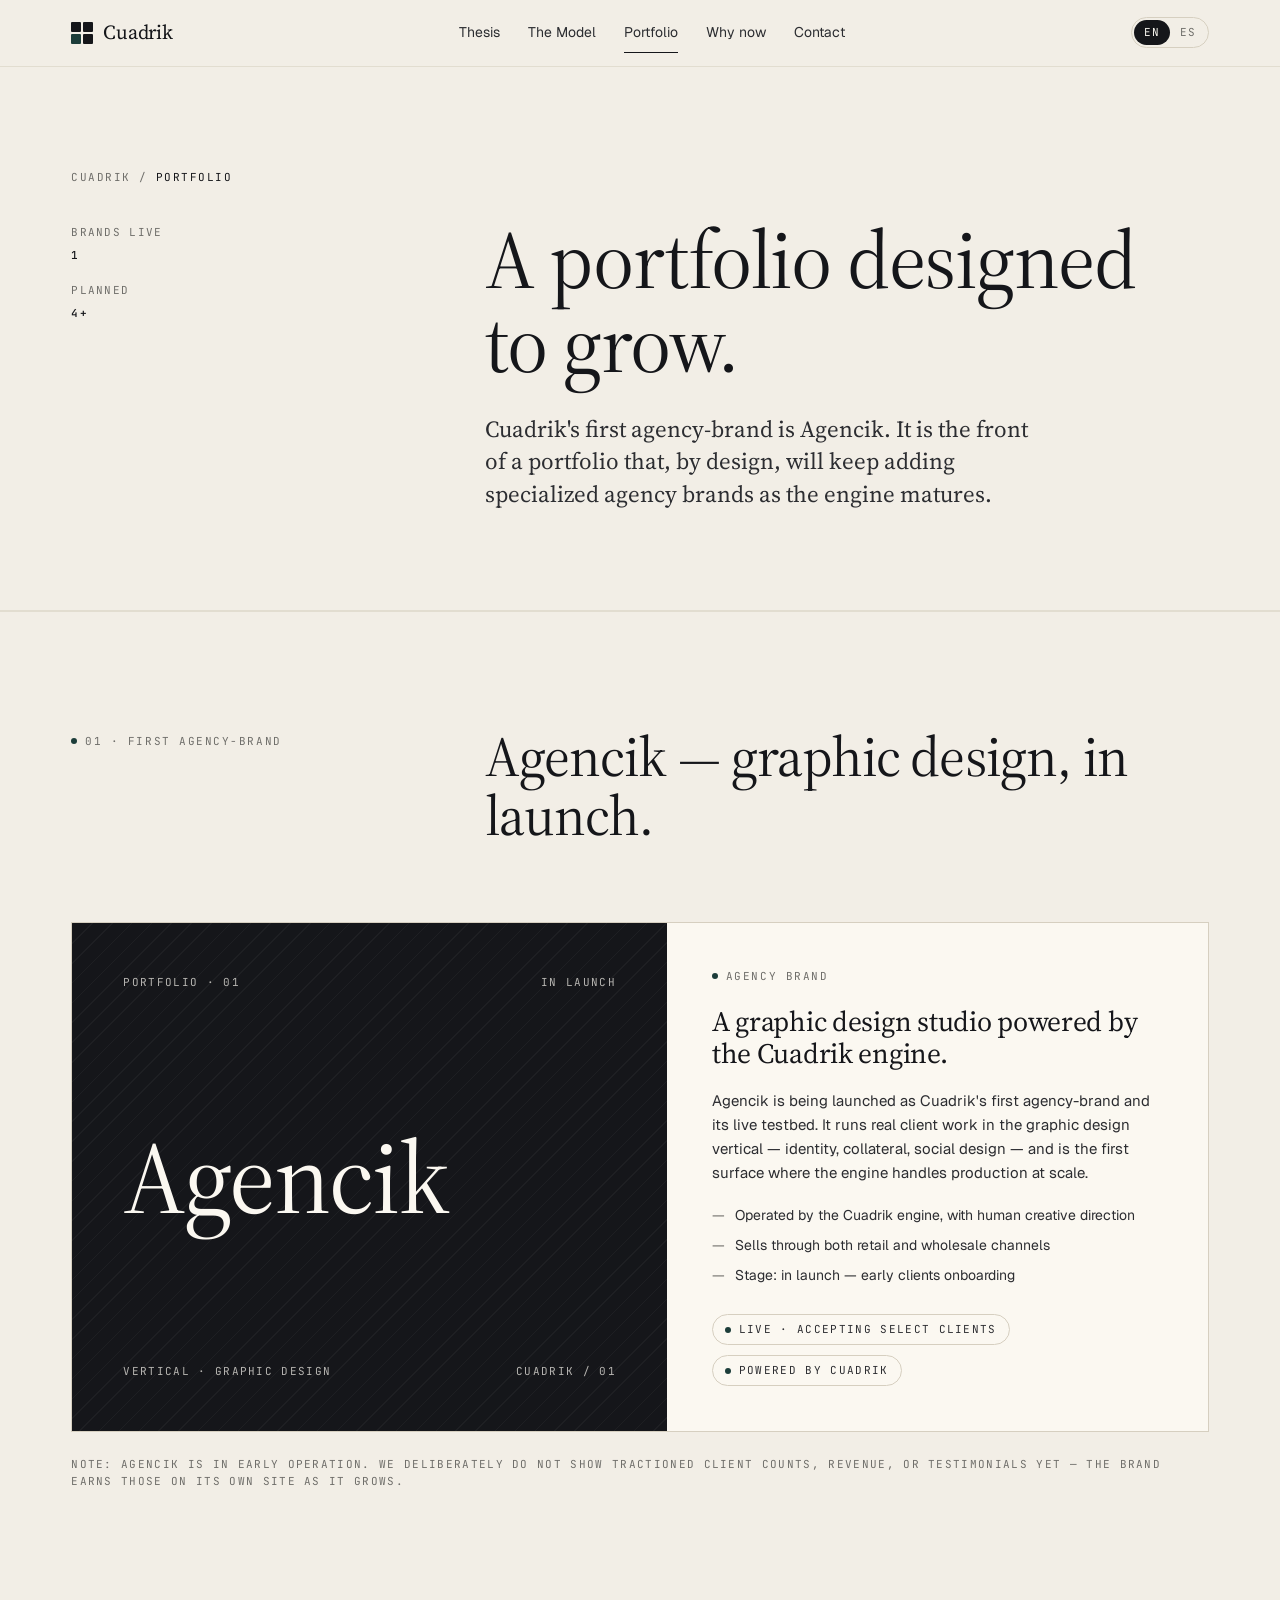
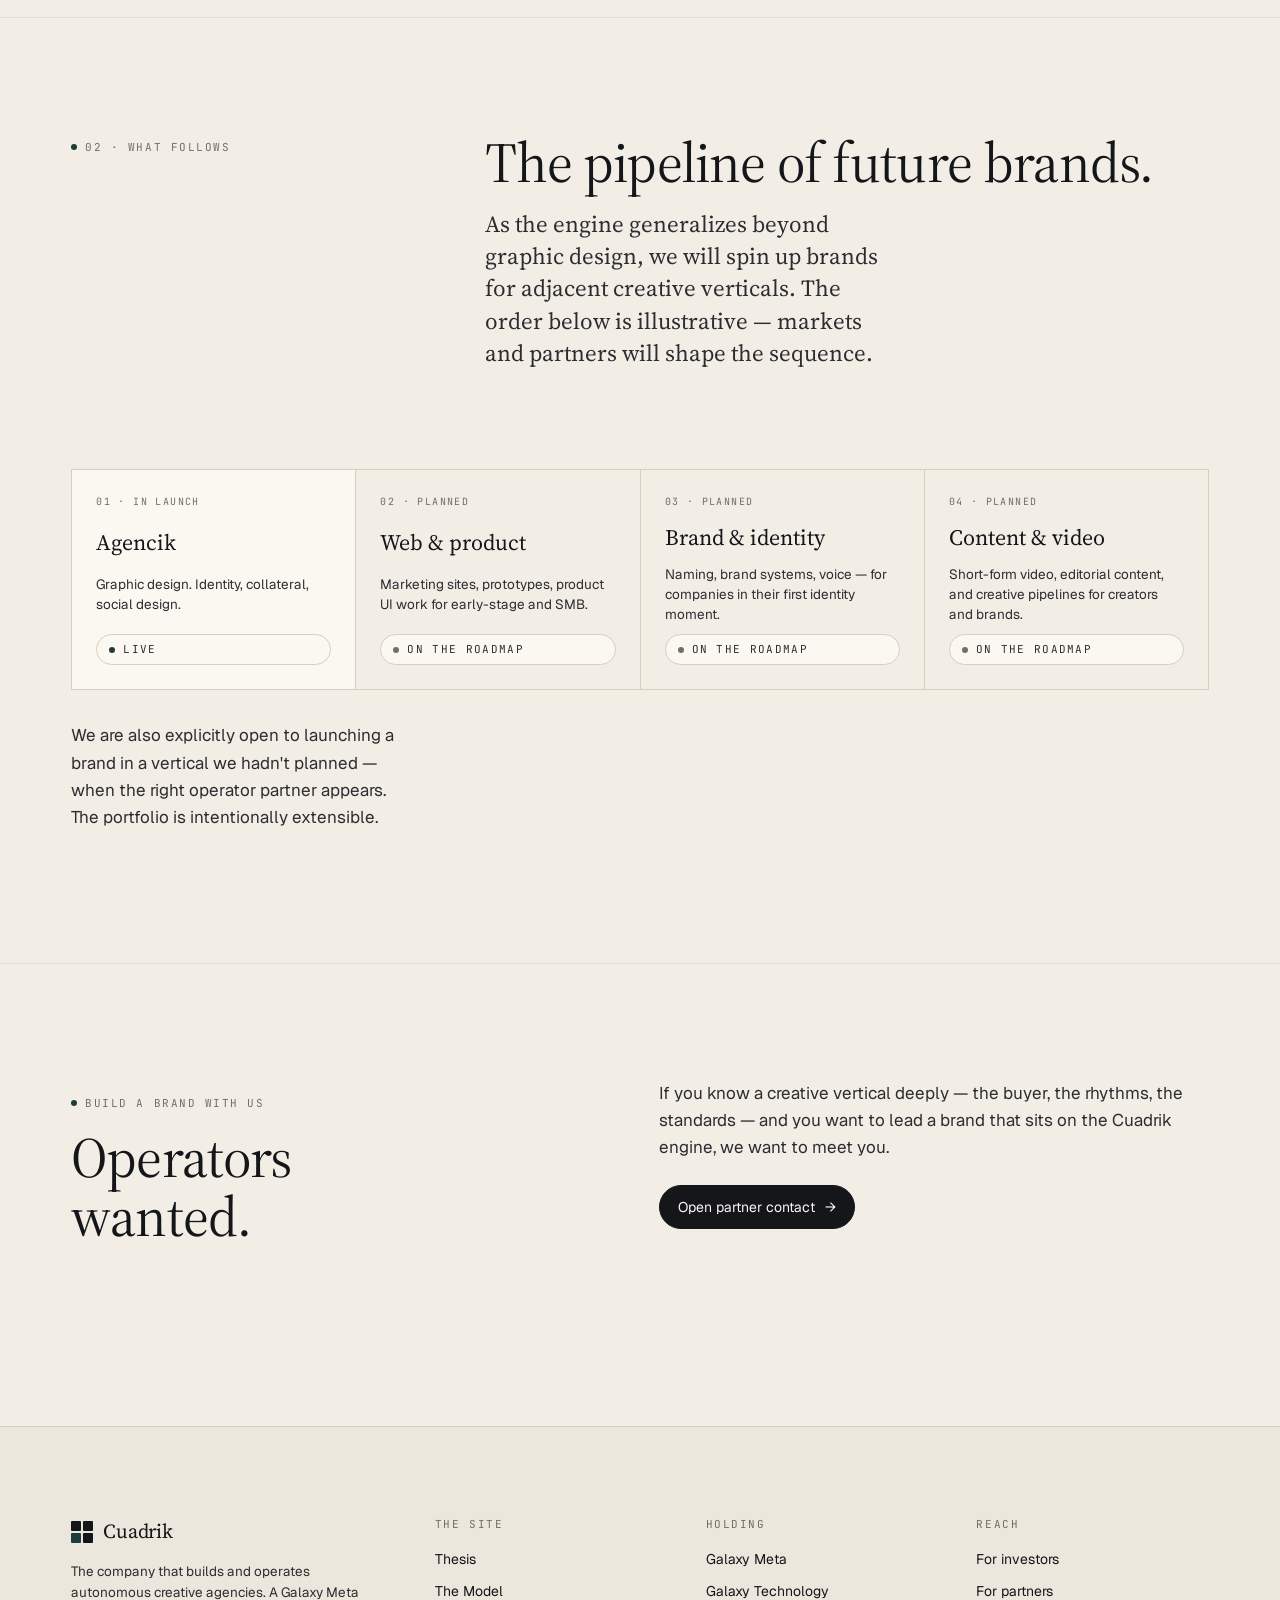
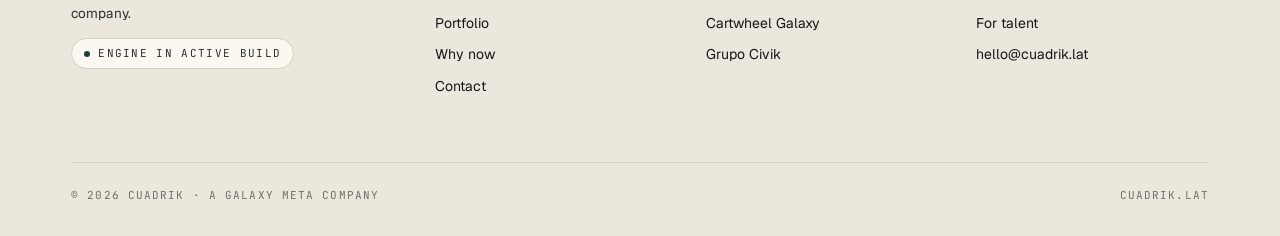
<file: portfolio.html>
<!doctype html>
<html lang="en">
<head>
<meta charset="utf-8" />
<meta name="viewport" content="width=device-width, initial-scale=1" />
<title>Portfolio — Cuadrik</title>
<meta name="description" content="Cuadrik's portfolio of agency brands. Agencik (graphic design) is first; more verticals will follow." />
<link rel="preconnect" href="https://fonts.googleapis.com" />
<link rel="preconnect" href="https://fonts.gstatic.com" crossorigin />
<link href="https://fonts.googleapis.com/css2?family=Source+Serif+4:opsz,wght@8..60,400;8..60,500;8..60,600&family=Geist:wght@300;400;500;600&family=JetBrains+Mono:wght@400;500&display=swap" rel="stylesheet" />
<link rel="stylesheet" href="assets/site.css" />
<style>
  /* Page-local: agency feature card */
  .feature {
    border: 1px solid var(--line);
    background: var(--paper);
    display: grid;
    grid-template-columns: 1.1fr 1fr;
    overflow: hidden;
  }
  @media (max-width: 880px) { .feature { grid-template-columns: 1fr; } }
  .feature .visual {
    background: var(--ink);
    color: var(--paper);
    padding: clamp(32px, 4vw, 56px);
    display: flex; flex-direction: column;
    justify-content: space-between;
    min-height: 460px;
    position: relative;
    overflow: hidden;
  }
  .feature .visual::after {
    /* subtle striped placeholder texture */
    content: "";
    position: absolute; inset: 0;
    background-image: repeating-linear-gradient(135deg,
      color-mix(in oklab, var(--paper) 4%, transparent) 0 1px,
      transparent 1px 14px);
    pointer-events: none;
  }
  .feature .visual .markline {
    font-family: var(--mono);
    font-size: 11px;
    letter-spacing: 0.18em;
    text-transform: uppercase;
    color: color-mix(in oklab, var(--paper) 65%, transparent);
  }
  .feature .visual .big {
    font-family: var(--serif);
    font-size: clamp(56px, 8vw, 104px);
    line-height: 0.95;
    letter-spacing: -0.02em;
    margin: 0;
  }
  .feature .visual .row {
    display: flex; justify-content: space-between; gap: 24px;
    font-family: var(--mono); font-size: 11px;
    letter-spacing: 0.12em; text-transform: uppercase;
    color: color-mix(in oklab, var(--paper) 70%, transparent);
    z-index: 1;
  }
  .feature .body { padding: clamp(28px, 3.5vw, 48px); display: flex; flex-direction: column; gap: 20px; }
  .feature .body h3 { font-size: 28px; }
  .feature .body p { color: var(--ink-soft); font-size: 15px; line-height: 1.6; margin: 0; }
  .feature .body ul { list-style: none; padding: 0; margin: 0; display: grid; gap: 8px; font-size: 14px; color: var(--ink-soft); }
  .feature .body ul li::before { content: "—"; color: var(--muted); margin-right: 10px; }

  .pipeline {
    display: grid;
    grid-template-columns: repeat(4, 1fr);
    gap: 0;
    border-left: 1px solid var(--line);
    border-top: 1px solid var(--line);
  }
  .pipeline .cell {
    border-right: 1px solid var(--line);
    border-bottom: 1px solid var(--line);
    padding: 24px;
    background: var(--paper);
    display: grid; gap: 10px;
    min-height: 200px;
  }
  .pipeline .cell.dim { background: transparent; }
  .pipeline .cell .stage { font-family: var(--mono); font-size: 10px; letter-spacing: 0.14em; text-transform: uppercase; color: var(--muted); }
  .pipeline .cell .name { font-family: var(--serif); font-size: 22px; }
  .pipeline .cell .desc { font-size: 13.5px; color: var(--ink-soft); line-height: 1.5; }
  .pipeline .cell .status { align-self: end; }
  @media (max-width: 880px) {
    .pipeline { grid-template-columns: 1fr 1fr; }
  }
  @media (max-width: 540px) { .pipeline { grid-template-columns: 1fr; } }
</style>
</head>
<body>

<header class="nav">
  <div class="nav-inner">
    <a class="brand" href="index.html" aria-label="Cuadrik home">
      <span class="brand-mark" aria-hidden="true"><span></span><span></span><span></span><span></span></span>
      <span>Cuadrik</span>
    </a>
    <nav class="nav-links" aria-label="Primary">
      <a href="index.html"><span data-i18n="en">Thesis</span><span data-i18n="es">Tesis</span></a>
      <a href="model.html"><span data-i18n="en">The Model</span><span data-i18n="es">El modelo</span></a>
      <a href="portfolio.html" aria-current="page"><span data-i18n="en">Portfolio</span><span data-i18n="es">Portafolio</span></a>
      <a href="why-now.html"><span data-i18n="en">Why now</span><span data-i18n="es">Por qué ahora</span></a>
      <a href="contact.html"><span data-i18n="en">Contact</span><span data-i18n="es">Contacto</span></a>
    </nav>
    <div class="nav-right">
      <div class="lang" role="group" aria-label="Language">
        <button data-lang="en" class="is-active">EN</button>
        <button data-lang="es">ES</button>
      </div>
      <button class="nav-toggle btn ghost" aria-label="Menu">Menu</button>
    </div>
  </div>
</header>

<section class="page-head no-rule" data-screen-label="01 Head">
  <div class="wrap">
    <div class="crumbs"><a href="index.html">Cuadrik</a> / <span data-i18n="en">Portfolio</span><span data-i18n="es">Portafolio</span></div>
    <div class="row-head" style="margin-bottom:0;">
      <div class="label">
        <div class="meta-side">
          <div><span data-i18n="en">Brands live</span><span data-i18n="es">Marcas en vivo</span></div>
          <div><b>1</b></div>
          <div style="margin-top:12px;"><span data-i18n="en">Planned</span><span data-i18n="es">Planeadas</span></div>
          <div><b>4+</b></div>
        </div>
      </div>
      <div>
        <h1>
          <span data-i18n="en">A portfolio designed to grow.</span>
          <span data-i18n="es">Un portafolio diseñado para crecer.</span>
        </h1>
        <p class="lede">
          <span data-i18n="en">Cuadrik's first agency-brand is Agencik. It is the front of a portfolio that, by design, will keep adding specialized agency brands as the engine matures.</span>
          <span data-i18n="es">La primera marca-agencia de Cuadrik es Agencik. Es el frente de un portafolio que, por diseño, seguirá sumando marcas-agencia especializadas conforme madure el motor.</span>
        </p>
      </div>
    </div>
  </div>
</section>

<!-- ===================== AGENCIK FEATURE ===================== -->
<section data-screen-label="02 Agencik">
  <div class="wrap">
    <div class="row-head">
      <div class="label">
        <div class="eyebrow"><span class="dot"></span>01 · <span data-i18n="en">First agency-brand</span><span data-i18n="es">Primera marca-agencia</span></div>
      </div>
      <div>
        <h2 class="reveal">
          <span data-i18n="en">Agencik — graphic design, in launch.</span>
          <span data-i18n="es">Agencik — diseño gráfico, en arranque.</span>
        </h2>
      </div>
    </div>

    <div class="feature reveal">
      <div class="visual">
        <div class="row">
          <span>Portfolio · 01</span>
          <span><span data-i18n="en">In launch</span><span data-i18n="es">En arranque</span></span>
        </div>
        <h3 class="big">Agencik</h3>
        <div class="row">
          <span><span data-i18n="en">Vertical · Graphic design</span><span data-i18n="es">Vertical · Diseño gráfico</span></span>
          <span>cuadrik / 01</span>
        </div>
      </div>
      <div class="body">
        <div class="eyebrow"><span class="dot"></span><span data-i18n="en">Agency brand</span><span data-i18n="es">Marca-agencia</span></div>
        <h3 class="serif"><span data-i18n="en">A graphic design studio powered by the Cuadrik engine.</span><span data-i18n="es">Un estudio de diseño gráfico operado por el motor Cuadrik.</span></h3>
        <p>
          <span data-i18n="en">Agencik is being launched as Cuadrik's first agency-brand and its live testbed. It runs real client work in the graphic design vertical — identity, collateral, social design — and is the first surface where the engine handles production at scale.</span>
          <span data-i18n="es">Agencik se lanza como la primera marca-agencia de Cuadrik y como su banco de pruebas en vivo. Opera trabajo real de clientes en el vertical de diseño gráfico — identidad, colateral, diseño para redes — y es la primera superficie donde el motor maneja producción a escala.</span>
        </p>
        <ul>
          <li><span data-i18n="en">Operated by the Cuadrik engine, with human creative direction</span><span data-i18n="es">Operada por el motor Cuadrik, con dirección creativa humana</span></li>
          <li><span data-i18n="en">Sells through both retail and wholesale channels</span><span data-i18n="es">Vende por canales retail y mayoreo</span></li>
          <li><span data-i18n="en">Stage: in launch — early clients onboarding</span><span data-i18n="es">Etapa: en arranque — primeros clientes entrando</span></li>
        </ul>
        <div style="display:flex; gap:10px; flex-wrap:wrap; margin-top:8px;">
          <span class="status"><span class="dot"></span><span data-i18n="en">Live · accepting select clients</span><span data-i18n="es">En vivo · aceptando clientes selectos</span></span>
          <span class="status"><span class="dot"></span>Powered by Cuadrik</span>
        </div>
      </div>
    </div>

    <p style="margin-top:24px; font-family:var(--mono); font-size:11px; letter-spacing:0.12em; text-transform:uppercase; color:var(--muted);">
      <span data-i18n="en">Note: Agencik is in early operation. We deliberately do not show tractioned client counts, revenue, or testimonials yet — the brand earns those on its own site as it grows.</span>
      <span data-i18n="es">Nota: Agencik está en operación temprana. Deliberadamente no mostramos aún número de clientes, ingresos ni testimonios — la marca se gana eso en su propio sitio conforme crece.</span>
    </p>
  </div>
</section>

<!-- ===================== PIPELINE ===================== -->
<section data-screen-label="03 Pipeline">
  <div class="wrap">
    <div class="row-head">
      <div class="label">
        <div class="eyebrow"><span class="dot"></span>02 · <span data-i18n="en">What follows</span><span data-i18n="es">Lo que sigue</span></div>
      </div>
      <div>
        <h2 class="reveal">
          <span data-i18n="en">The pipeline of future brands.</span>
          <span data-i18n="es">El pipeline de marcas futuras.</span>
        </h2>
        <p class="lede reveal" style="margin-top:16px;">
          <span data-i18n="en">As the engine generalizes beyond graphic design, we will spin up brands for adjacent creative verticals. The order below is illustrative — markets and partners will shape the sequence.</span>
          <span data-i18n="es">Conforme el motor se generaliza más allá del diseño gráfico, lanzaremos marcas para verticales creativos adyacentes. El orden de abajo es ilustrativo — los mercados y los socios darán forma a la secuencia.</span>
        </p>
      </div>
    </div>

    <div class="pipeline reveal">
      <div class="cell">
        <span class="stage">01 · <span data-i18n="en">In launch</span><span data-i18n="es">En arranque</span></span>
        <span class="name">Agencik</span>
        <span class="desc"><span data-i18n="en">Graphic design. Identity, collateral, social design.</span><span data-i18n="es">Diseño gráfico. Identidad, colateral, diseño para redes.</span></span>
        <span class="status"><span class="dot"></span><span data-i18n="en">Live</span><span data-i18n="es">En vivo</span></span>
      </div>
      <div class="cell dim">
        <span class="stage">02 · <span data-i18n="en">Planned</span><span data-i18n="es">Planeada</span></span>
        <span class="name"><span data-i18n="en">Web &amp; product</span><span data-i18n="es">Web &amp; producto</span></span>
        <span class="desc"><span data-i18n="en">Marketing sites, prototypes, product UI work for early-stage and SMB.</span><span data-i18n="es">Sitios de marketing, prototipos, trabajo de UI de producto para early-stage y PyME.</span></span>
        <span class="status"><span class="dot" style="background:var(--muted)"></span><span data-i18n="en">On the roadmap</span><span data-i18n="es">En la hoja de ruta</span></span>
      </div>
      <div class="cell dim">
        <span class="stage">03 · <span data-i18n="en">Planned</span><span data-i18n="es">Planeada</span></span>
        <span class="name"><span data-i18n="en">Brand &amp; identity</span><span data-i18n="es">Marca e identidad</span></span>
        <span class="desc"><span data-i18n="en">Naming, brand systems, voice — for companies in their first identity moment.</span><span data-i18n="es">Naming, sistemas de marca, voz — para empresas en su primer momento de identidad.</span></span>
        <span class="status"><span class="dot" style="background:var(--muted)"></span><span data-i18n="en">On the roadmap</span><span data-i18n="es">En la hoja de ruta</span></span>
      </div>
      <div class="cell dim">
        <span class="stage">04 · <span data-i18n="en">Planned</span><span data-i18n="es">Planeada</span></span>
        <span class="name"><span data-i18n="en">Content &amp; video</span><span data-i18n="es">Contenido &amp; video</span></span>
        <span class="desc"><span data-i18n="en">Short-form video, editorial content, and creative pipelines for creators and brands.</span><span data-i18n="es">Video corto, contenido editorial y pipelines creativos para creadores y marcas.</span></span>
        <span class="status"><span class="dot" style="background:var(--muted)"></span><span data-i18n="en">On the roadmap</span><span data-i18n="es">En la hoja de ruta</span></span>
      </div>
    </div>

    <div style="margin-top:32px; display:grid; grid-template-columns: 1fr 1fr; gap: 24px;" class="prose">
      <p data-i18n="en">We are also explicitly open to launching a brand in a vertical we hadn't planned — when the right operator partner appears. The portfolio is intentionally extensible.</p>
      <p data-i18n="es">También estamos explícitamente abiertos a lanzar una marca en un vertical no previsto — cuando aparece el socio operador correcto. El portafolio es extensible por diseño.</p>
    </div>
  </div>
</section>

<!-- ===================== CTA ===================== -->
<section data-screen-label="04 CTA">
  <div class="wrap">
    <div class="grid g-2" style="align-items:end;">
      <div>
        <div class="eyebrow"><span class="dot"></span><span data-i18n="en">Build a brand with us</span><span data-i18n="es">Construye una marca con nosotros</span></div>
        <h2 class="reveal" style="margin-top:16px; max-width:14ch;">
          <span data-i18n="en">Operators wanted.</span>
          <span data-i18n="es">Buscamos operadores.</span>
        </h2>
      </div>
      <div class="prose reveal">
        <p data-i18n="en">If you know a creative vertical deeply — the buyer, the rhythms, the standards — and you want to lead a brand that sits on the Cuadrik engine, we want to meet you.</p>
        <p data-i18n="es">Si conoces un vertical creativo a profundidad — al comprador, los ritmos, los estándares — y quieres liderar una marca que viva sobre el motor de Cuadrik, queremos conocerte.</p>
        <p style="margin-top:24px;"><a class="btn" href="contact.html?path=partner"><span data-i18n="en">Open partner contact</span><span data-i18n="es">Abrir contacto para socios</span><span class="arrow">→</span></a></p>
      </div>
    </div>
  </div>
</section>

<!-- ===================== FOOTER ===================== -->
<footer class="site">
  <div class="wrap">
    <div class="foot-grid">
      <div class="foot-col">
        <a class="brand" href="index.html" aria-label="Cuadrik">
          <span class="brand-mark" aria-hidden="true"><span></span><span></span><span></span><span></span></span>
          <span>Cuadrik</span>
        </a>
        <p style="margin-top:14px; font-size:13.5px; color:var(--ink-soft); max-width:32ch;">
          <span data-i18n="en">The company that builds and operates autonomous creative agencies. A Galaxy Meta company.</span>
          <span data-i18n="es">La empresa que construye y opera agencias creativas autónomas. Una compañía de Galaxy Meta.</span>
        </p>
        <p style="margin-top:14px;"><span class="status"><span class="dot"></span><span data-i18n="en">Engine in active build</span><span data-i18n="es">Motor en construcción</span></span></p>
      </div>
      <div class="foot-col">
        <h5><span data-i18n="en">The site</span><span data-i18n="es">El sitio</span></h5>
        <ul>
          <li><a href="index.html"><span data-i18n="en">Thesis</span><span data-i18n="es">Tesis</span></a></li>
          <li><a href="model.html"><span data-i18n="en">The Model</span><span data-i18n="es">El modelo</span></a></li>
          <li><a href="portfolio.html"><span data-i18n="en">Portfolio</span><span data-i18n="es">Portafolio</span></a></li>
          <li><a href="why-now.html"><span data-i18n="en">Why now</span><span data-i18n="es">Por qué ahora</span></a></li>
          <li><a href="contact.html"><span data-i18n="en">Contact</span><span data-i18n="es">Contacto</span></a></li>
        </ul>
      </div>
      <div class="foot-col">
        <h5><span data-i18n="en">Holding</span><span data-i18n="es">Holding</span></h5>
        <ul>
          <li>Galaxy Meta</li>
          <li>Galaxy Technology</li>
          <li>Cartwheel Galaxy</li>
          <li>Grupo Civik</li>
        </ul>
      </div>
      <div class="foot-col">
        <h5><span data-i18n="en">Reach</span><span data-i18n="es">Contacto</span></h5>
        <ul>
          <li><a href="contact.html?path=investor"><span data-i18n="en">For investors</span><span data-i18n="es">Para inversionistas</span></a></li>
          <li><a href="contact.html?path=partner"><span data-i18n="en">For partners</span><span data-i18n="es">Para socios</span></a></li>
          <li><a href="contact.html?path=talent"><span data-i18n="en">For talent</span><span data-i18n="es">Para talento</span></a></li>
          <li><a href="mailto:hello@cuadrik.lat">hello@cuadrik.lat</a></li>
        </ul>
      </div>
    </div>
    <div class="foot-bottom">
      <div>© <span id="year"></span> Cuadrik · <span data-i18n="en">A Galaxy Meta company</span><span data-i18n="es">Una compañía de Galaxy Meta</span></div>
      <div>cuadrik.lat</div>
    </div>
  </div>
</footer>

<script>document.getElementById("year").textContent = new Date().getFullYear();</script>
<script src="assets/site.js"></script>
</body>
</html>
</file>
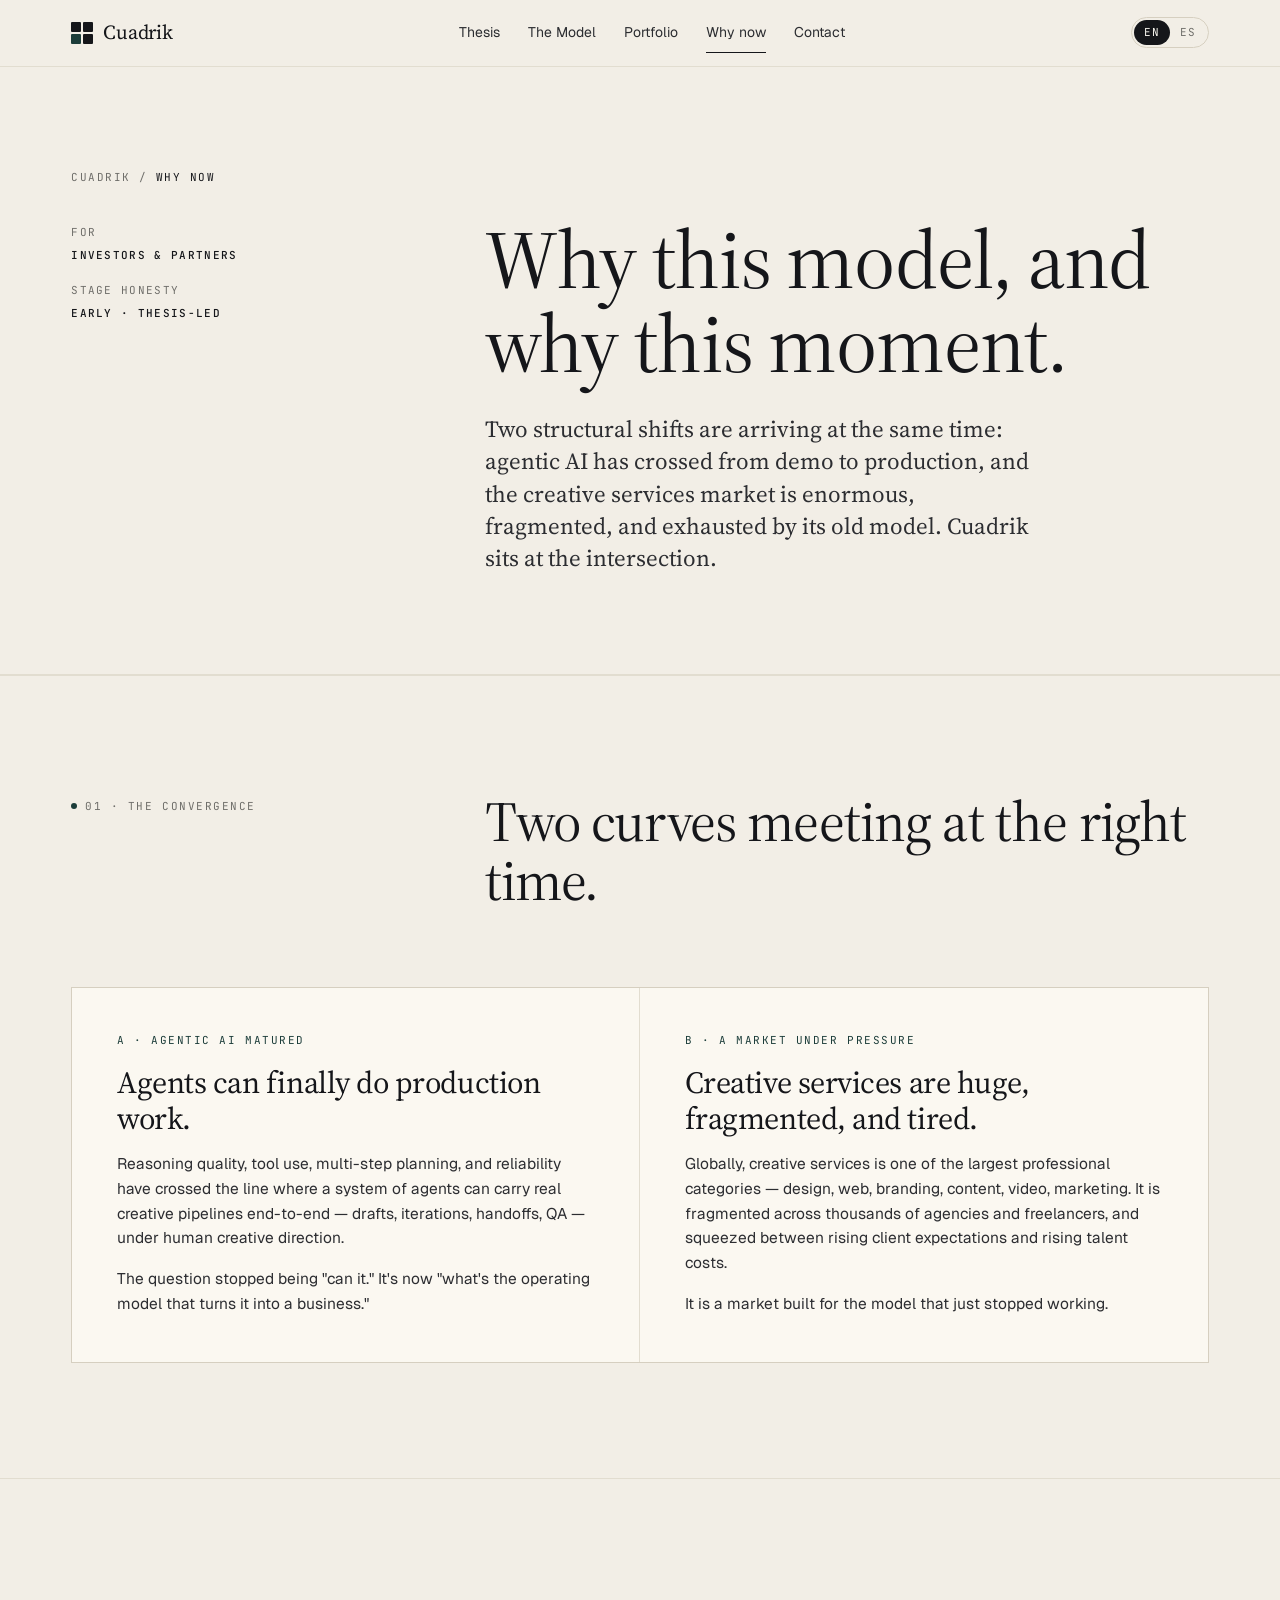
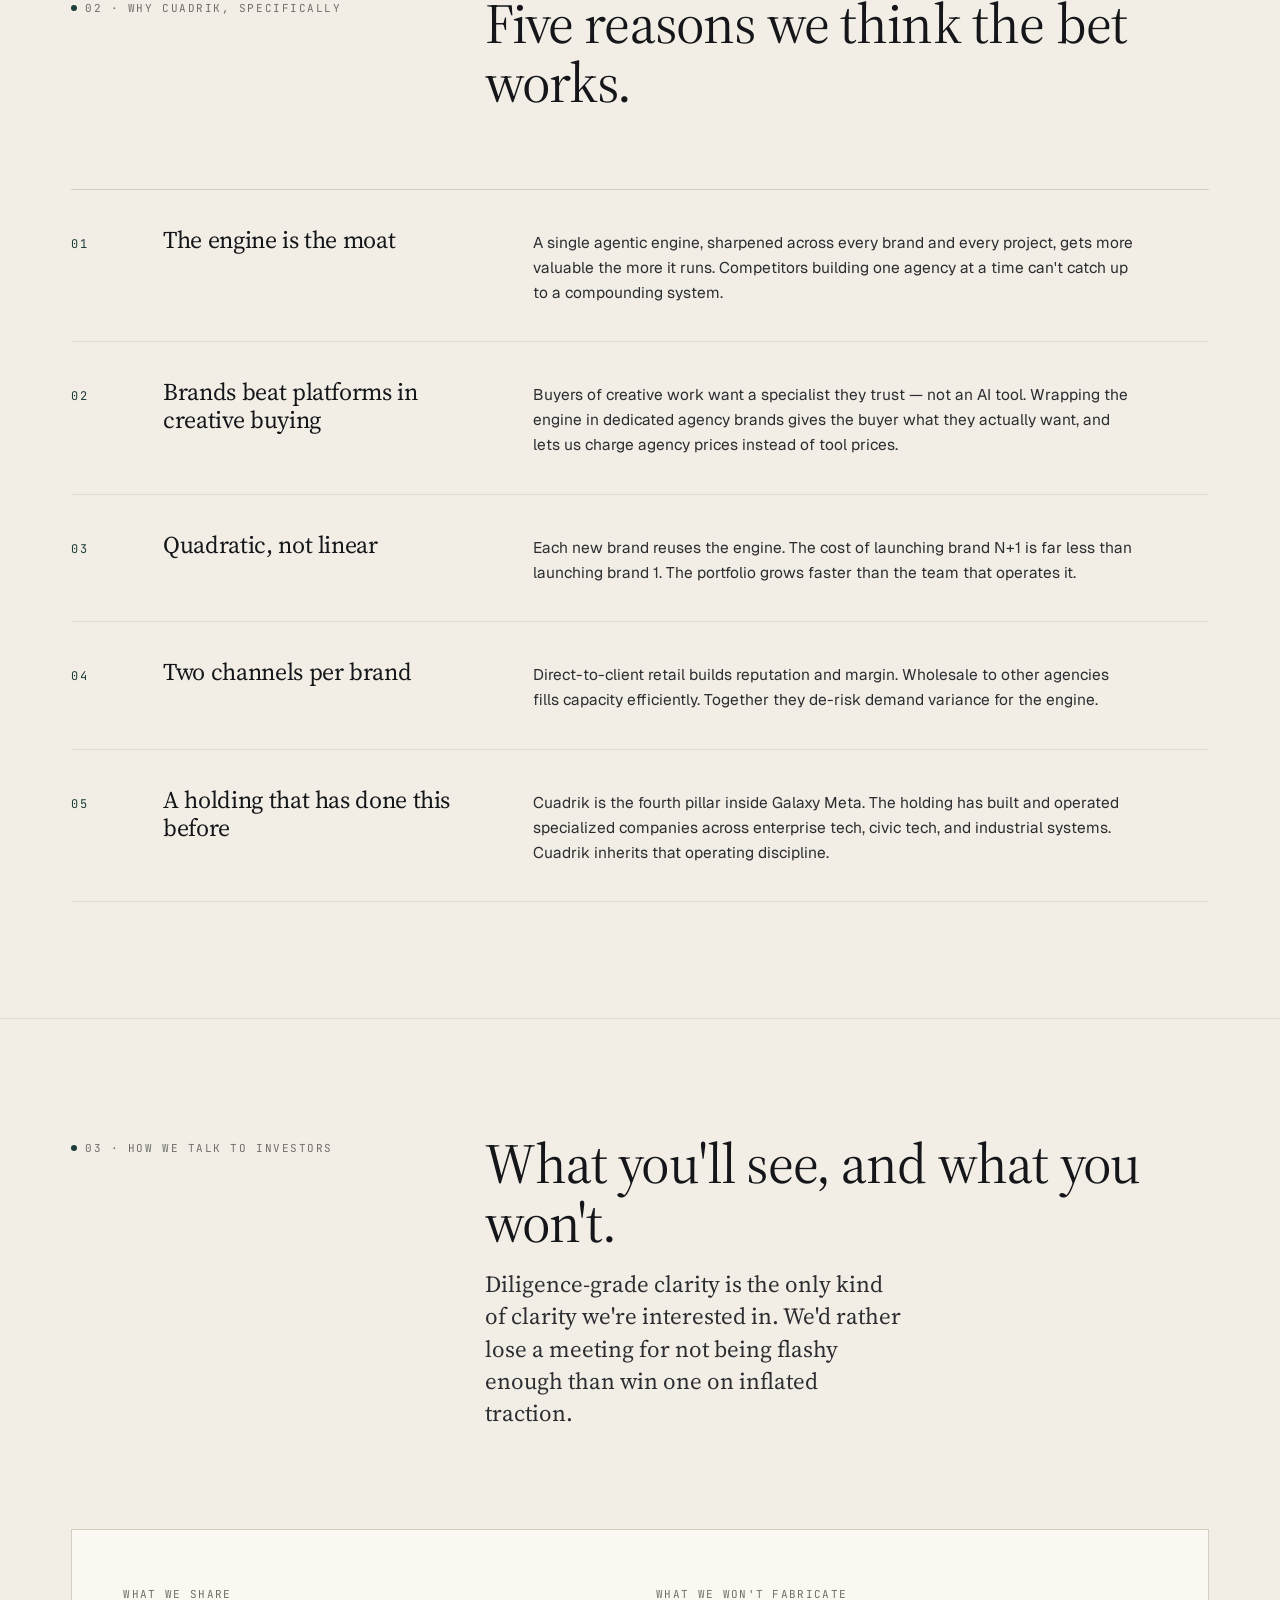
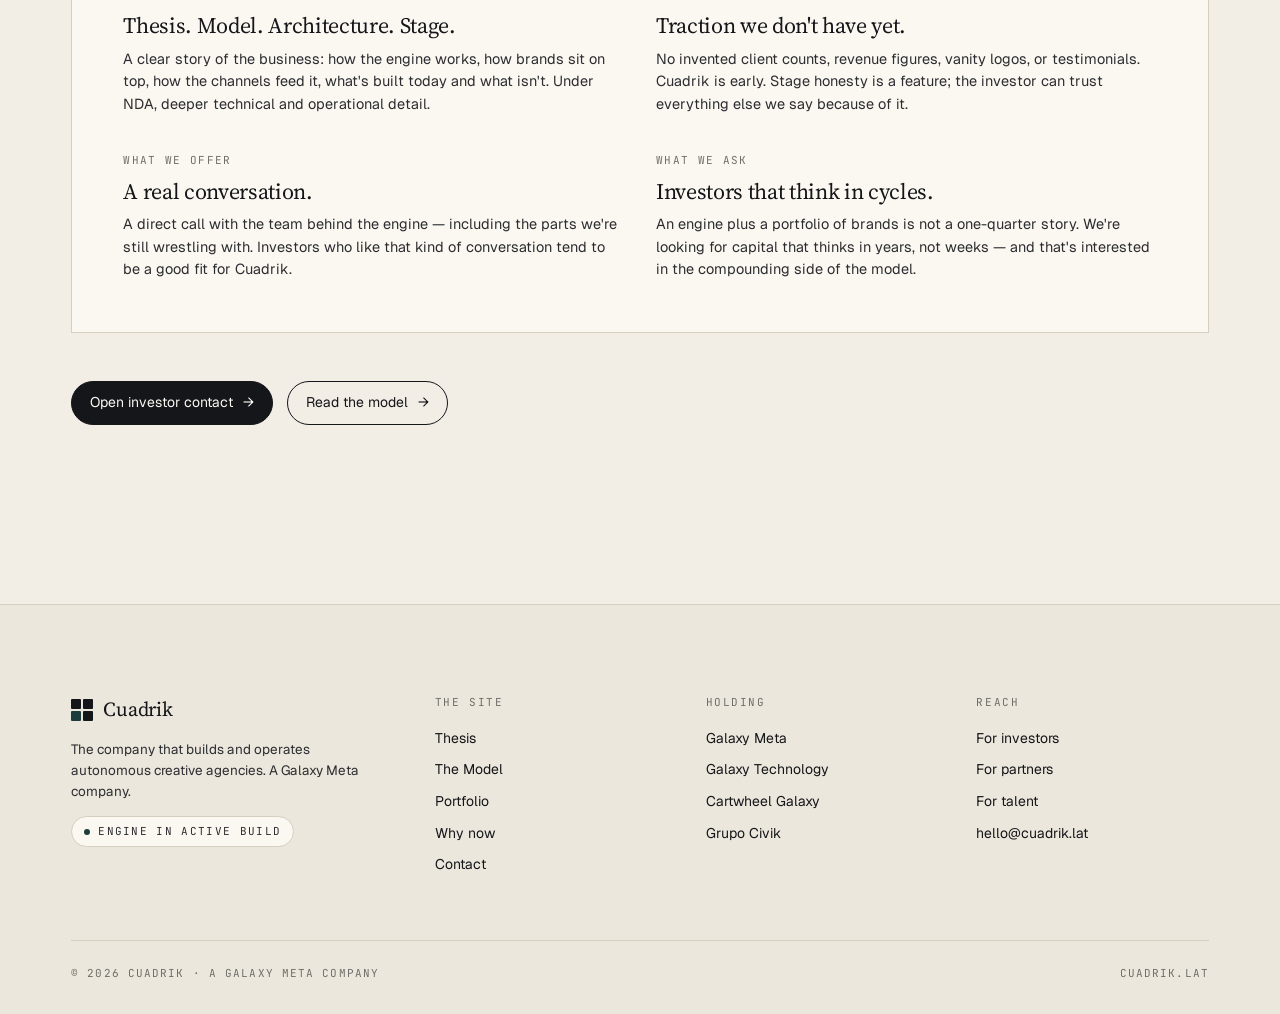
<file: why-now.html>
<!doctype html>
<html lang="en">
<head>
<meta charset="utf-8" />
<meta name="viewport" content="width=device-width, initial-scale=1" />
<title>Why now — Cuadrik</title>
<meta name="description" content="The investment thesis behind Cuadrik: a convergence of mature agentic AI and a vast, fragmented creative services market." />
<link rel="preconnect" href="https://fonts.googleapis.com" />
<link rel="preconnect" href="https://fonts.gstatic.com" crossorigin />
<link href="https://fonts.googleapis.com/css2?family=Source+Serif+4:opsz,wght@8..60,400;8..60,500;8..60,600&family=Geist:wght@300;400;500;600&family=JetBrains+Mono:wght@400;500&display=swap" rel="stylesheet" />
<link rel="stylesheet" href="assets/site.css" />
<style>
  .pillars {
    display: grid;
    grid-template-columns: 1fr 1fr;
    gap: 0;
    border: 1px solid var(--line);
    background: var(--paper);
  }
  .pillars > div {
    padding: clamp(28px, 3.5vw, 48px);
    border-right: 1px solid var(--line-soft);
    display: flex; flex-direction: column; gap: 16px;
  }
  .pillars > div:last-child { border-right: 0; }
  @media (max-width: 800px) {
    .pillars { grid-template-columns: 1fr; }
    .pillars > div { border-right: 0; border-bottom: 1px solid var(--line-soft); }
  }
  .pillars .tag {
    font-family: var(--mono); font-size: 11px; letter-spacing: 0.14em;
    text-transform: uppercase; color: var(--accent);
  }
  .pillars h3 { font-family: var(--serif); font-size: clamp(24px, 2.4vw, 32px); }
  .pillars p { color: var(--ink-soft); font-size: 15.5px; line-height: 1.6; margin: 0; }

  .reasons { display: grid; gap: 0; border-top: 1px solid var(--line); }
  .reason {
    display: grid;
    grid-template-columns: 60px 1fr 2fr;
    gap: 32px;
    padding: 36px 0;
    border-bottom: 1px solid var(--line-soft);
    align-items: baseline;
  }
  .reason .n { font-family: var(--mono); font-size: 12px; color: var(--accent); letter-spacing: 0.12em; padding-top: 4px; }
  .reason h3 { font-family: var(--serif); font-size: 24px; font-weight: 400; }
  .reason p { color: var(--ink-soft); font-size: 15.5px; line-height: 1.6; margin: 0; max-width: 60ch; }
  @media (max-width: 880px) {
    .reason { grid-template-columns: 1fr; gap: 12px; }
  }

  .principles {
    border: 1px solid var(--line);
    background: var(--paper);
    padding: clamp(28px, 4vw, 56px);
    display: grid;
    grid-template-columns: 1fr 1fr;
    gap: 32px;
  }
  @media (max-width: 760px) { .principles { grid-template-columns: 1fr; } }
  .principle .tag { font-family: var(--mono); font-size: 11px; letter-spacing: 0.12em; text-transform: uppercase; color: var(--muted); }
  .principle h4 { font-family: var(--serif); font-size: 22px; font-weight: 400; margin: 6px 0 8px; }
  .principle p  { color: var(--ink-soft); font-size: 14.5px; line-height: 1.55; margin: 0; }
</style>
</head>
<body>

<header class="nav">
  <div class="nav-inner">
    <a class="brand" href="index.html" aria-label="Cuadrik home">
      <span class="brand-mark" aria-hidden="true"><span></span><span></span><span></span><span></span></span>
      <span>Cuadrik</span>
    </a>
    <nav class="nav-links" aria-label="Primary">
      <a href="index.html"><span data-i18n="en">Thesis</span><span data-i18n="es">Tesis</span></a>
      <a href="model.html"><span data-i18n="en">The Model</span><span data-i18n="es">El modelo</span></a>
      <a href="portfolio.html"><span data-i18n="en">Portfolio</span><span data-i18n="es">Portafolio</span></a>
      <a href="why-now.html" aria-current="page"><span data-i18n="en">Why now</span><span data-i18n="es">Por qué ahora</span></a>
      <a href="contact.html"><span data-i18n="en">Contact</span><span data-i18n="es">Contacto</span></a>
    </nav>
    <div class="nav-right">
      <div class="lang" role="group" aria-label="Language">
        <button data-lang="en" class="is-active">EN</button>
        <button data-lang="es">ES</button>
      </div>
      <button class="nav-toggle btn ghost" aria-label="Menu">Menu</button>
    </div>
  </div>
</header>

<section class="page-head no-rule" data-screen-label="01 Head">
  <div class="wrap">
    <div class="crumbs"><a href="index.html">Cuadrik</a> / <span data-i18n="en">Why now</span><span data-i18n="es">Por qué ahora</span></div>
    <div class="row-head" style="margin-bottom:0;">
      <div class="label">
        <div class="meta-side">
          <div><span data-i18n="en">For</span><span data-i18n="es">Para</span></div>
          <div><b><span data-i18n="en">Investors &amp; partners</span><span data-i18n="es">Inversionistas &amp; socios</span></b></div>
          <div style="margin-top:12px;"><span data-i18n="en">Stage honesty</span><span data-i18n="es">Honestidad de etapa</span></div>
          <div><b><span data-i18n="en">Early · thesis-led</span><span data-i18n="es">Etapa temprana · liderada por tesis</span></b></div>
        </div>
      </div>
      <div>
        <h1>
          <span data-i18n="en">Why this model, and why this moment.</span>
          <span data-i18n="es">Por qué este modelo, y por qué este momento.</span>
        </h1>
        <p class="lede">
          <span data-i18n="en">Two structural shifts are arriving at the same time: agentic AI has crossed from demo to production, and the creative services market is enormous, fragmented, and exhausted by its old model. Cuadrik sits at the intersection.</span>
          <span data-i18n="es">Dos cambios estructurales están llegando al mismo tiempo: la IA agéntica cruzó del demo a la producción, y el mercado de servicios creativos es enorme, fragmentado y agotado por su modelo viejo. Cuadrik se ubica en la intersección.</span>
        </p>
      </div>
    </div>
  </div>
</section>

<!-- ===================== TWO PILLARS ===================== -->
<section data-screen-label="02 Pillars">
  <div class="wrap">
    <div class="row-head">
      <div class="label">
        <div class="eyebrow"><span class="dot"></span>01 · <span data-i18n="en">The convergence</span><span data-i18n="es">La convergencia</span></div>
      </div>
      <div>
        <h2 class="reveal">
          <span data-i18n="en">Two curves meeting at the right time.</span>
          <span data-i18n="es">Dos curvas cruzándose en el momento correcto.</span>
        </h2>
      </div>
    </div>

    <div class="pillars reveal">
      <div>
        <span class="tag">A · <span data-i18n="en">Agentic AI matured</span><span data-i18n="es">IA agéntica madura</span></span>
        <h3><span data-i18n="en">Agents can finally do production work.</span><span data-i18n="es">Los agentes por fin pueden hacer trabajo de producción.</span></h3>
        <p data-i18n="en">Reasoning quality, tool use, multi-step planning, and reliability have crossed the line where a system of agents can carry real creative pipelines end-to-end — drafts, iterations, handoffs, QA — under human creative direction.</p>
        <p data-i18n="es">La calidad de razonamiento, el uso de herramientas, la planeación multi-paso y la confiabilidad cruzaron la línea donde un sistema de agentes puede llevar pipelines creativos reales de punta a punta — borradores, iteraciones, handoffs, QA — bajo dirección creativa humana.</p>
        <p data-i18n="en">The question stopped being "can it." It's now "what's the operating model that turns it into a business."</p>
        <p data-i18n="es">La pregunta dejó de ser "puede". Ahora es "cuál es el modelo operativo que lo convierte en negocio".</p>
      </div>
      <div>
        <span class="tag">B · <span data-i18n="en">A market under pressure</span><span data-i18n="es">Un mercado bajo presión</span></span>
        <h3><span data-i18n="en">Creative services are huge, fragmented, and tired.</span><span data-i18n="es">Los servicios creativos son enormes, fragmentados y están cansados.</span></h3>
        <p data-i18n="en">Globally, creative services is one of the largest professional categories — design, web, branding, content, video, marketing. It is fragmented across thousands of agencies and freelancers, and squeezed between rising client expectations and rising talent costs.</p>
        <p data-i18n="es">Globalmente, los servicios creativos son una de las categorías profesionales más grandes — diseño, web, branding, contenido, video, marketing. Está fragmentado entre miles de agencias y freelancers, y comprimido entre expectativas del cliente que suben y costos de talento que también suben.</p>
        <p data-i18n="en">It is a market built for the model that just stopped working.</p>
        <p data-i18n="es">Es un mercado construido para el modelo que justo dejó de funcionar.</p>
      </div>
    </div>
  </div>
</section>

<!-- ===================== REASONS LIST ===================== -->
<section data-screen-label="03 Reasons">
  <div class="wrap">
    <div class="row-head">
      <div class="label">
        <div class="eyebrow"><span class="dot"></span>02 · <span data-i18n="en">Why Cuadrik, specifically</span><span data-i18n="es">Por qué Cuadrik, específicamente</span></div>
      </div>
      <div>
        <h2 class="reveal">
          <span data-i18n="en">Five reasons we think the bet works.</span>
          <span data-i18n="es">Cinco razones por las que creemos que la apuesta funciona.</span>
        </h2>
      </div>
    </div>

    <div class="reasons reveal">
      <div class="reason">
        <span class="n">01</span>
        <h3><span data-i18n="en">The engine is the moat</span><span data-i18n="es">El motor es el moat</span></h3>
        <p>
          <span data-i18n="en">A single agentic engine, sharpened across every brand and every project, gets more valuable the more it runs. Competitors building one agency at a time can't catch up to a compounding system.</span>
          <span data-i18n="es">Un único motor agéntico, afilado por cada marca y cada proyecto, gana valor mientras más corre. Quienes construyen una agencia a la vez no pueden alcanzar a un sistema que se compone.</span>
        </p>
      </div>
      <div class="reason">
        <span class="n">02</span>
        <h3><span data-i18n="en">Brands beat platforms in creative buying</span><span data-i18n="es">Las marcas le ganan a las plataformas en compra creativa</span></h3>
        <p>
          <span data-i18n="en">Buyers of creative work want a specialist they trust — not an AI tool. Wrapping the engine in dedicated agency brands gives the buyer what they actually want, and lets us charge agency prices instead of tool prices.</span>
          <span data-i18n="es">Los compradores de trabajo creativo quieren un especialista de confianza — no una herramienta de IA. Envolver el motor en marcas-agencia dedicadas le da al comprador lo que en realidad quiere, y nos permite cobrar precios de agencia en lugar de precios de herramienta.</span>
        </p>
      </div>
      <div class="reason">
        <span class="n">03</span>
        <h3><span data-i18n="en">Quadratic, not linear</span><span data-i18n="es">Cuadrático, no lineal</span></h3>
        <p>
          <span data-i18n="en">Each new brand reuses the engine. The cost of launching brand N+1 is far less than launching brand 1. The portfolio grows faster than the team that operates it.</span>
          <span data-i18n="es">Cada marca nueva reutiliza el motor. El costo de lanzar la marca N+1 es muy inferior al de lanzar la marca 1. El portafolio crece más rápido que el equipo que lo opera.</span>
        </p>
      </div>
      <div class="reason">
        <span class="n">04</span>
        <h3><span data-i18n="en">Two channels per brand</span><span data-i18n="es">Dos canales por marca</span></h3>
        <p>
          <span data-i18n="en">Direct-to-client retail builds reputation and margin. Wholesale to other agencies fills capacity efficiently. Together they de-risk demand variance for the engine.</span>
          <span data-i18n="es">El canal directo al cliente construye reputación y margen. El mayoreo a otras agencias llena la capacidad con eficiencia. Juntos reducen el riesgo de variación de demanda sobre el motor.</span>
        </p>
      </div>
      <div class="reason">
        <span class="n">05</span>
        <h3><span data-i18n="en">A holding that has done this before</span><span data-i18n="es">Un holding que ya hizo esto antes</span></h3>
        <p>
          <span data-i18n="en">Cuadrik is the fourth pillar inside Galaxy Meta. The holding has built and operated specialized companies across enterprise tech, civic tech, and industrial systems. Cuadrik inherits that operating discipline.</span>
          <span data-i18n="es">Cuadrik es el cuarto pilar dentro de Galaxy Meta. El holding ha construido y operado compañías especializadas en tech empresarial, tech cívico y sistemas industriales. Cuadrik hereda esa disciplina operativa.</span>
        </p>
      </div>
    </div>
  </div>
</section>

<!-- ===================== HONEST PRINCIPLES ===================== -->
<section data-screen-label="04 Principles">
  <div class="wrap">
    <div class="row-head">
      <div class="label">
        <div class="eyebrow"><span class="dot"></span>03 · <span data-i18n="en">How we talk to investors</span><span data-i18n="es">Cómo hablamos con inversionistas</span></div>
      </div>
      <div>
        <h2 class="reveal">
          <span data-i18n="en">What you'll see, and what you won't.</span>
          <span data-i18n="es">Lo que verás, y lo que no.</span>
        </h2>
        <p class="lede reveal" style="margin-top:16px;">
          <span data-i18n="en">Diligence-grade clarity is the only kind of clarity we're interested in. We'd rather lose a meeting for not being flashy enough than win one on inflated traction.</span>
          <span data-i18n="es">La única claridad que nos interesa es la de nivel due-diligence. Preferimos perder una junta por no ser suficientemente llamativos que ganarla con tracción inflada.</span>
        </p>
      </div>
    </div>

    <div class="principles reveal">
      <div class="principle">
        <span class="tag"><span data-i18n="en">What we share</span><span data-i18n="es">Lo que compartimos</span></span>
        <h4><span data-i18n="en">Thesis. Model. Architecture. Stage.</span><span data-i18n="es">Tesis. Modelo. Arquitectura. Etapa.</span></h4>
        <p data-i18n="en">A clear story of the business: how the engine works, how brands sit on top, how the channels feed it, what's built today and what isn't. Under NDA, deeper technical and operational detail.</p>
        <p data-i18n="es">Una historia clara del negocio: cómo funciona el motor, cómo se montan las marcas, cómo lo alimentan los canales, qué está construido hoy y qué no. Bajo NDA, detalle técnico y operativo más profundo.</p>
      </div>
      <div class="principle">
        <span class="tag"><span data-i18n="en">What we won't fabricate</span><span data-i18n="es">Lo que no inventamos</span></span>
        <h4><span data-i18n="en">Traction we don't have yet.</span><span data-i18n="es">Tracción que no tenemos aún.</span></h4>
        <p data-i18n="en">No invented client counts, revenue figures, vanity logos, or testimonials. Cuadrik is early. Stage honesty is a feature; the investor can trust everything else we say because of it.</p>
        <p data-i18n="es">Sin números de clientes, cifras de ingresos, logos de vanidad ni testimonios inventados. Cuadrik está en etapa temprana. La honestidad de etapa es una característica; el inversionista puede confiar en todo lo demás justo por eso.</p>
      </div>
      <div class="principle">
        <span class="tag"><span data-i18n="en">What we offer</span><span data-i18n="es">Lo que ofrecemos</span></span>
        <h4><span data-i18n="en">A real conversation.</span><span data-i18n="es">Una conversación real.</span></h4>
        <p data-i18n="en">A direct call with the team behind the engine — including the parts we're still wrestling with. Investors who like that kind of conversation tend to be a good fit for Cuadrik.</p>
        <p data-i18n="es">Una llamada directa con el equipo detrás del motor — incluyendo las partes con las que aún estamos peleando. Los inversionistas a quienes les gusta ese tipo de conversación suelen encajar bien con Cuadrik.</p>
      </div>
      <div class="principle">
        <span class="tag"><span data-i18n="en">What we ask</span><span data-i18n="es">Lo que pedimos</span></span>
        <h4><span data-i18n="en">Investors that think in cycles.</span><span data-i18n="es">Inversionistas que piensan en ciclos.</span></h4>
        <p data-i18n="en">An engine plus a portfolio of brands is not a one-quarter story. We're looking for capital that thinks in years, not weeks — and that's interested in the compounding side of the model.</p>
        <p data-i18n="es">Un motor más un portafolio de marcas no es una historia de un trimestre. Buscamos capital que piensa en años, no semanas — y que esté interesado en el lado compuesto del modelo.</p>
      </div>
    </div>

    <div style="margin-top:48px; display:flex; gap:14px; flex-wrap:wrap;">
      <a class="btn" href="contact.html?path=investor">
        <span data-i18n="en">Open investor contact</span><span data-i18n="es">Abrir contacto para inversionistas</span>
        <span class="arrow" aria-hidden="true">→</span>
      </a>
      <a class="btn ghost" href="model.html">
        <span data-i18n="en">Read the model</span><span data-i18n="es">Leer el modelo</span>
        <span class="arrow" aria-hidden="true">→</span>
      </a>
    </div>
  </div>
</section>

<!-- ===================== FOOTER ===================== -->
<footer class="site">
  <div class="wrap">
    <div class="foot-grid">
      <div class="foot-col">
        <a class="brand" href="index.html" aria-label="Cuadrik">
          <span class="brand-mark" aria-hidden="true"><span></span><span></span><span></span><span></span></span>
          <span>Cuadrik</span>
        </a>
        <p style="margin-top:14px; font-size:13.5px; color:var(--ink-soft); max-width:32ch;">
          <span data-i18n="en">The company that builds and operates autonomous creative agencies. A Galaxy Meta company.</span>
          <span data-i18n="es">La empresa que construye y opera agencias creativas autónomas. Una compañía de Galaxy Meta.</span>
        </p>
        <p style="margin-top:14px;"><span class="status"><span class="dot"></span><span data-i18n="en">Engine in active build</span><span data-i18n="es">Motor en construcción</span></span></p>
      </div>
      <div class="foot-col">
        <h5><span data-i18n="en">The site</span><span data-i18n="es">El sitio</span></h5>
        <ul>
          <li><a href="index.html"><span data-i18n="en">Thesis</span><span data-i18n="es">Tesis</span></a></li>
          <li><a href="model.html"><span data-i18n="en">The Model</span><span data-i18n="es">El modelo</span></a></li>
          <li><a href="portfolio.html"><span data-i18n="en">Portfolio</span><span data-i18n="es">Portafolio</span></a></li>
          <li><a href="why-now.html"><span data-i18n="en">Why now</span><span data-i18n="es">Por qué ahora</span></a></li>
          <li><a href="contact.html"><span data-i18n="en">Contact</span><span data-i18n="es">Contacto</span></a></li>
        </ul>
      </div>
      <div class="foot-col">
        <h5><span data-i18n="en">Holding</span><span data-i18n="es">Holding</span></h5>
        <ul>
          <li>Galaxy Meta</li>
          <li>Galaxy Technology</li>
          <li>Cartwheel Galaxy</li>
          <li>Grupo Civik</li>
        </ul>
      </div>
      <div class="foot-col">
        <h5><span data-i18n="en">Reach</span><span data-i18n="es">Contacto</span></h5>
        <ul>
          <li><a href="contact.html?path=investor"><span data-i18n="en">For investors</span><span data-i18n="es">Para inversionistas</span></a></li>
          <li><a href="contact.html?path=partner"><span data-i18n="en">For partners</span><span data-i18n="es">Para socios</span></a></li>
          <li><a href="contact.html?path=talent"><span data-i18n="en">For talent</span><span data-i18n="es">Para talento</span></a></li>
          <li><a href="mailto:hello@cuadrik.lat">hello@cuadrik.lat</a></li>
        </ul>
      </div>
    </div>
    <div class="foot-bottom">
      <div>© <span id="year"></span> Cuadrik · <span data-i18n="en">A Galaxy Meta company</span><span data-i18n="es">Una compañía de Galaxy Meta</span></div>
      <div>cuadrik.lat</div>
    </div>
  </div>
</footer>

<script>document.getElementById("year").textContent = new Date().getFullYear();</script>
<script src="assets/site.js"></script>
</body>
</html>
</file>
<file: assets/site.css>
/* Cuadrik — Institutional site
   Aesthetic notes: warm off-white ground, deep ink foreground, single
   teal-ink accent. Display serif (Source Serif 4) for authority,
   neutral sans (Geist) for body, mono (JetBrains Mono) for indices.
*/

:root {
  --bg:        #F2EEE6;
  --bg-alt:    #ECE7DC;
  --ink:       #15161A;
  --ink-soft:  #2C2D31;
  --muted:     #6F6E6A;
  --muted-2:   #8E8C86;
  --line:      #D6CFC0;
  --line-soft: #E2DDD0;
  --accent:    #1C3D3A;   /* deep teal-ink */
  --accent-2:  #C9492C;   /* used very sparingly */
  --paper:     #FBF8F1;

  --serif: "Source Serif 4", "Source Serif Pro", Georgia, serif;
  --sans:  "Geist", ui-sans-serif, system-ui, -apple-system, "Helvetica Neue", Arial, sans-serif;
  --mono:  "JetBrains Mono", ui-monospace, "SFMono-Regular", Menlo, monospace;

  --max:    1240px;
  --gutter: clamp(20px, 4vw, 56px);
}

* { box-sizing: border-box; }
html, body { margin: 0; padding: 0; }
html { background: var(--bg); }
body {
  font-family: var(--sans);
  color: var(--ink);
  background: var(--bg);
  font-size: 16px;
  line-height: 1.55;
  -webkit-font-smoothing: antialiased;
  text-rendering: optimizeLegibility;
  font-feature-settings: "ss01", "cv01";
}

a { color: inherit; text-decoration: none; }
img { max-width: 100%; display: block; }
button { font: inherit; color: inherit; background: none; border: 0; cursor: pointer; }

/* ---------- Typography ---------- */
.serif { font-family: var(--serif); font-weight: 400; letter-spacing: -0.01em; }
.mono  { font-family: var(--mono); }
.eyebrow {
  font-family: var(--mono);
  font-size: 11px;
  letter-spacing: 0.14em;
  text-transform: uppercase;
  color: var(--muted);
}
.eyebrow .dot {
  display: inline-block;
  width: 6px; height: 6px;
  background: var(--accent);
  border-radius: 50%;
  vertical-align: 1px;
  margin-right: 8px;
}

h1, h2, h3, h4 { font-family: var(--serif); font-weight: 400; letter-spacing: -0.015em; margin: 0; }
h1 { font-size: clamp(44px, 6.4vw, 92px); line-height: 1.02; }
h2 { font-size: clamp(34px, 4.4vw, 60px); line-height: 1.05; }
h3 { font-size: clamp(22px, 2.2vw, 30px); line-height: 1.15; }
h4 { font-size: 18px; line-height: 1.25; }

p { margin: 0 0 1em; }
.lede {
  font-family: var(--serif);
  font-size: clamp(20px, 1.8vw, 26px);
  line-height: 1.4;
  color: var(--ink-soft);
  max-width: 38ch;
}

.prose { max-width: 62ch; }
.prose p { color: var(--ink-soft); font-size: 17px; line-height: 1.6; }
.prose p + p { margin-top: 1em; }
.prose strong { color: var(--ink); font-weight: 600; }

/* ---------- Layout ---------- */
.wrap {
  max-width: var(--max);
  margin: 0 auto;
  padding-left: var(--gutter);
  padding-right: var(--gutter);
}
section { padding: clamp(64px, 9vw, 128px) 0; border-top: 1px solid var(--line-soft); }
section.no-rule { border-top: 0; }

.grid { display: grid; gap: clamp(24px, 3vw, 48px); }
.g-2 { grid-template-columns: repeat(2, 1fr); }
.g-3 { grid-template-columns: repeat(3, 1fr); }
.g-4 { grid-template-columns: repeat(4, 1fr); }
@media (max-width: 880px) { .g-2, .g-3, .g-4 { grid-template-columns: 1fr; } }

.row-head {
  display: grid;
  grid-template-columns: 1fr 2fr;
  gap: clamp(24px, 4vw, 64px);
  align-items: start;
  margin-bottom: clamp(40px, 6vw, 80px);
}
.row-head .label { padding-top: 6px; }
@media (max-width: 880px) { .row-head { grid-template-columns: 1fr; gap: 16px; } }

/* ---------- Top nav ---------- */
.nav {
  position: sticky; top: 0; z-index: 50;
  background: color-mix(in oklab, var(--bg) 88%, transparent);
  backdrop-filter: saturate(140%) blur(10px);
  border-bottom: 1px solid var(--line-soft);
}
.nav-inner {
  max-width: var(--max);
  margin: 0 auto;
  padding: 14px var(--gutter);
  display: grid;
  grid-template-columns: auto 1fr auto;
  align-items: center;
  gap: 32px;
}
.brand {
  display: flex; align-items: center; gap: 10px;
  font-family: var(--serif);
  font-size: 20px;
  letter-spacing: -0.01em;
}
.brand-mark {
  width: 22px; height: 22px;
  display: inline-grid;
  grid-template-columns: 1fr 1fr;
  grid-template-rows: 1fr 1fr;
  gap: 2px;
}
.brand-mark span {
  background: var(--ink);
  border-radius: 1px;
}
.brand-mark span:nth-child(3) { background: var(--accent); }

.nav-links {
  display: flex; gap: 28px; justify-content: center;
  font-size: 14px;
  color: var(--ink-soft);
}
.nav-links a {
  position: relative;
  padding: 8px 0;
}
.nav-links a[aria-current="page"]::after {
  content: ""; position: absolute; left: 0; right: 0; bottom: -1px;
  height: 1px; background: var(--ink);
}
.nav-right { display: flex; align-items: center; gap: 14px; }

.lang {
  display: inline-flex;
  border: 1px solid var(--line);
  border-radius: 999px;
  padding: 2px;
  font-family: var(--mono);
  font-size: 11px;
}
.lang button {
  padding: 4px 10px;
  border-radius: 999px;
  color: var(--muted);
  letter-spacing: 0.08em;
}
.lang button.is-active { background: var(--ink); color: var(--paper); }

.btn {
  display: inline-flex; align-items: center; gap: 10px;
  border: 1px solid var(--ink);
  padding: 10px 18px;
  border-radius: 999px;
  font-size: 14px;
  background: var(--ink);
  color: var(--paper);
  transition: transform .15s ease, background .15s ease;
}
.btn:hover { background: var(--accent); border-color: var(--accent); }
.btn.ghost { background: transparent; color: var(--ink); }
.btn.ghost:hover { background: var(--ink); color: var(--paper); }
.btn .arrow { transition: transform .2s ease; }
.btn:hover .arrow { transform: translateX(3px); }

.nav-toggle { display: none; }
@media (max-width: 880px) {
  .nav-inner { grid-template-columns: auto auto; }
  .nav-links { display: none; }
  .nav-toggle { display: inline-flex; }
  .nav.is-open .nav-links {
    display: flex; flex-direction: column; gap: 4px;
    position: absolute; left: 0; right: 0; top: 100%;
    background: var(--bg); border-bottom: 1px solid var(--line);
    padding: 16px var(--gutter) 24px;
  }
}

/* ---------- Hero ---------- */
.hero { padding-top: clamp(72px, 10vw, 140px); padding-bottom: clamp(72px, 10vw, 140px); }
.hero-grid {
  display: grid;
  grid-template-columns: 1fr;
  gap: clamp(32px, 5vw, 64px);
}
.hero h1 { max-width: 18ch; }
.hero-foot {
  display: grid; grid-template-columns: 1fr 1fr 1fr;
  gap: 24px;
  padding-top: 32px;
  border-top: 1px solid var(--line);
  font-size: 13px;
  color: var(--muted);
}
.hero-foot .k { display: block; font-family: var(--mono); font-size: 11px; letter-spacing: 0.12em; text-transform: uppercase; color: var(--muted-2); margin-bottom: 6px; }
.hero-foot .v { color: var(--ink-soft); }
@media (max-width: 700px) { .hero-foot { grid-template-columns: 1fr; } }

/* ---------- Cards ---------- */
.card {
  background: var(--paper);
  border: 1px solid var(--line-soft);
  padding: clamp(20px, 2.4vw, 32px);
  border-radius: 4px;
  display: flex; flex-direction: column;
  gap: 14px;
  min-height: 100%;
}
.card .idx {
  font-family: var(--mono);
  font-size: 11px;
  letter-spacing: 0.12em;
  color: var(--muted);
}
.card h3 { font-family: var(--serif); }
.card p { color: var(--ink-soft); font-size: 15px; line-height: 1.55; margin: 0; }

.tile {
  border: 1px solid var(--line);
  padding: clamp(20px, 2.4vw, 32px);
  display: flex; flex-direction: column;
  gap: 18px;
  background: transparent;
  min-height: 100%;
}
.tile .num { font-family: var(--mono); font-size: 12px; color: var(--accent); letter-spacing: 0.12em; }

/* ---------- Footer ---------- */
footer.site {
  border-top: 1px solid var(--line);
  background: var(--bg-alt);
  padding: clamp(56px, 7vw, 96px) 0 32px;
  margin-top: 64px;
}
.foot-grid {
  display: grid;
  grid-template-columns: 1.4fr 1fr 1fr 1fr;
  gap: clamp(24px, 3vw, 48px);
  margin-bottom: 64px;
}
@media (max-width: 880px) { .foot-grid { grid-template-columns: 1fr 1fr; } }
@media (max-width: 540px) { .foot-grid { grid-template-columns: 1fr; } }

.foot-col h5 {
  font-family: var(--mono);
  font-size: 11px;
  letter-spacing: 0.14em;
  text-transform: uppercase;
  color: var(--muted);
  margin: 0 0 16px;
  font-weight: 400;
}
.foot-col ul { list-style: none; margin: 0; padding: 0; display: grid; gap: 10px; font-size: 14px; }
.foot-col a:hover { color: var(--accent); }

.foot-bottom {
  display: flex; flex-wrap: wrap; justify-content: space-between; gap: 16px;
  border-top: 1px solid var(--line);
  padding-top: 24px;
  font-family: var(--mono);
  font-size: 11px;
  letter-spacing: 0.1em;
  color: var(--muted);
  text-transform: uppercase;
}

/* ---------- Holding strip ---------- */
.holding {
  display: grid;
  grid-template-columns: repeat(4, 1fr);
  border: 1px solid var(--line);
  background: var(--paper);
}
.holding > div {
  padding: 20px;
  border-right: 1px solid var(--line-soft);
  display: flex; flex-direction: column; gap: 8px;
}
.holding > div:last-child { border-right: 0; }
.holding .name { font-family: var(--serif); font-size: 18px; }
.holding .role { font-family: var(--mono); font-size: 11px; letter-spacing: 0.1em; text-transform: uppercase; color: var(--muted); }
.holding .desc { font-size: 13px; color: var(--ink-soft); line-height: 1.5; }
.holding > div.is-self { background: var(--ink); color: var(--paper); }
.holding > div.is-self .role { color: color-mix(in oklab, var(--paper) 60%, transparent); }
.holding > div.is-self .desc { color: color-mix(in oklab, var(--paper) 80%, transparent); }
@media (max-width: 880px) {
  .holding { grid-template-columns: 1fr 1fr; }
  .holding > div { border-right: 0; border-bottom: 1px solid var(--line-soft); }
  .holding > div:nth-child(2n) { border-right: 0; }
}
@media (max-width: 540px) { .holding { grid-template-columns: 1fr; } }

/* ---------- Diagram: quadratic vs linear ---------- */
.diagram {
  border: 1px solid var(--line);
  background: var(--paper);
  padding: clamp(24px, 3vw, 48px);
  border-radius: 4px;
}
.diagram-grid {
  display: grid;
  grid-template-columns: 1fr 1fr;
  gap: 32px;
  align-items: end;
}
@media (max-width: 700px) { .diagram-grid { grid-template-columns: 1fr; } }
.diagram .col h4 { font-family: var(--mono); font-size: 11px; letter-spacing: 0.12em; text-transform: uppercase; color: var(--muted); margin-bottom: 16px; font-weight: 400; }
.diagram .col p  { font-size: 14px; color: var(--ink-soft); line-height: 1.55; margin: 16px 0 0; max-width: 38ch; }
.bars { display: flex; gap: 6px; align-items: flex-end; height: 160px; padding-top: 8px; border-bottom: 1px solid var(--line); }
.bar { flex: 1; background: var(--ink); position: relative; }
.bar.accent { background: var(--accent); }
.bar span {
  position: absolute; bottom: -22px; left: 0; right: 0;
  text-align: center;
  font-family: var(--mono); font-size: 10px; color: var(--muted); letter-spacing: 0.08em;
}

/* ---------- Layered model diagram ---------- */
.layers { display: grid; gap: 12px; }
.layer {
  border: 1px solid var(--line);
  background: var(--paper);
  padding: 20px 24px;
  display: grid;
  grid-template-columns: 70px 1fr auto;
  gap: 24px;
  align-items: center;
}
.layer .tag { font-family: var(--mono); font-size: 11px; letter-spacing: 0.12em; text-transform: uppercase; color: var(--muted); }
.layer .body strong { display: block; font-family: var(--serif); font-size: 20px; font-weight: 400; }
.layer .body small { display: block; color: var(--muted); font-size: 13px; margin-top: 4px; }
.layer.engine { background: var(--ink); color: var(--paper); border-color: var(--ink); }
.layer.engine .tag { color: color-mix(in oklab, var(--paper) 60%, transparent); }
.layer.engine .body small { color: color-mix(in oklab, var(--paper) 70%, transparent); }
.layer .pill {
  font-family: var(--mono); font-size: 10px; letter-spacing: 0.12em; text-transform: uppercase;
  border: 1px solid currentColor; border-radius: 999px; padding: 4px 10px;
  color: var(--muted);
  opacity: .9;
}
.layer.engine .pill { color: color-mix(in oklab, var(--paper) 80%, transparent); border-color: color-mix(in oklab, var(--paper) 40%, transparent); }

/* Brand row above engine */
.brands-strip {
  display: grid;
  grid-template-columns: repeat(5, 1fr);
  gap: 8px;
}
.brands-strip .b {
  border: 1px solid var(--line);
  background: var(--paper);
  padding: 14px;
  display: flex; flex-direction: column; gap: 6px;
  min-height: 92px;
}
.brands-strip .b .name { font-family: var(--serif); font-size: 16px; }
.brands-strip .b .tag  { font-family: var(--mono); font-size: 10px; letter-spacing: 0.1em; text-transform: uppercase; color: var(--muted); }
.brands-strip .b.live { background: var(--ink); color: var(--paper); border-color: var(--ink); }
.brands-strip .b.live .tag { color: color-mix(in oklab, var(--paper) 70%, transparent); }
.brands-strip .b.future { background: transparent; border-style: dashed; }
.brands-strip .b.future .name { color: var(--muted); }
@media (max-width: 760px) { .brands-strip { grid-template-columns: 1fr 1fr; } }

/* Channels */
.channels { display: grid; grid-template-columns: 1fr 1fr; gap: 16px; }
.channel {
  border: 1px solid var(--line);
  padding: 28px;
  background: var(--paper);
  display: grid;
  gap: 14px;
}
.channel .tag { font-family: var(--mono); font-size: 11px; letter-spacing: 0.12em; text-transform: uppercase; color: var(--accent); }
.channel h4 { font-family: var(--serif); font-size: 22px; }
.channel p { color: var(--ink-soft); font-size: 14px; margin: 0; line-height: 1.55; }
@media (max-width: 760px) { .channels { grid-template-columns: 1fr; } }

/* ---------- Contact form ---------- */
.path-cards {
  display: grid; grid-template-columns: repeat(3, 1fr); gap: 12px;
}
.path-card {
  border: 1px solid var(--line);
  background: var(--paper);
  padding: 24px;
  text-align: left;
  display: grid; gap: 10px;
  cursor: pointer;
  transition: background .15s ease, color .15s ease, border-color .15s ease;
}
.path-card .tag { font-family: var(--mono); font-size: 10px; letter-spacing: 0.14em; text-transform: uppercase; color: var(--muted); }
.path-card h4 { font-family: var(--serif); font-size: 20px; }
.path-card p { color: var(--ink-soft); font-size: 13.5px; line-height: 1.5; margin: 0; }
.path-card.is-active { background: var(--ink); color: var(--paper); border-color: var(--ink); }
.path-card.is-active .tag { color: color-mix(in oklab, var(--paper) 70%, transparent); }
.path-card.is-active p { color: color-mix(in oklab, var(--paper) 85%, transparent); }
@media (max-width: 760px) { .path-cards { grid-template-columns: 1fr; } }

.form {
  display: grid; grid-template-columns: 1fr 1fr; gap: 16px 20px;
  margin-top: 32px;
}
.form .full { grid-column: 1 / -1; }
.field { display: grid; gap: 6px; }
.field label { font-family: var(--mono); font-size: 10px; letter-spacing: 0.14em; text-transform: uppercase; color: var(--muted); }
.field input, .field textarea, .field select {
  width: 100%;
  font: inherit;
  background: transparent;
  border: 0;
  border-bottom: 1px solid var(--line);
  padding: 10px 0;
  color: var(--ink);
  font-size: 16px;
  border-radius: 0;
}
.field input:focus, .field textarea:focus, .field select:focus {
  outline: 0;
  border-bottom-color: var(--ink);
}
.field textarea { min-height: 120px; resize: vertical; }
.form-actions { display: flex; justify-content: space-between; align-items: center; gap: 16px; margin-top: 16px; grid-column: 1 / -1; }
.form-actions .hint { font-family: var(--mono); font-size: 11px; letter-spacing: 0.1em; text-transform: uppercase; color: var(--muted); }
@media (max-width: 700px) { .form { grid-template-columns: 1fr; } }

.success {
  border: 1px solid var(--accent);
  background: color-mix(in oklab, var(--accent) 8%, var(--paper));
  padding: 24px 28px;
  display: none;
  margin-top: 32px;
}
.success.is-on { display: block; }
.success .tag { font-family: var(--mono); font-size: 11px; letter-spacing: 0.12em; text-transform: uppercase; color: var(--accent); }
.success h4 { font-family: var(--serif); font-size: 22px; margin: 6px 0 8px; }
.success p  { font-size: 14px; color: var(--ink-soft); margin: 0; }

/* ---------- Side metadata for content pages ---------- */
.meta-side {
  font-family: var(--mono);
  font-size: 11px;
  letter-spacing: 0.12em;
  text-transform: uppercase;
  color: var(--muted);
  display: grid; gap: 6px;
}
.meta-side b { color: var(--ink); font-weight: 500; }

/* ---------- Page header (non-home) ---------- */
.page-head {
  padding-top: clamp(64px, 8vw, 120px);
  padding-bottom: clamp(48px, 6vw, 80px);
  border-bottom: 1px solid var(--line-soft);
}
.page-head .crumbs {
  font-family: var(--mono); font-size: 11px; letter-spacing: 0.14em; text-transform: uppercase; color: var(--muted);
  display: flex; gap: 8px; margin-bottom: 32px;
}
.page-head .crumbs span { color: var(--ink); }
.page-head h1 { max-width: 18ch; }
.page-head .lede { margin-top: 28px; max-width: 50ch; }

/* ---------- Quote / callout ---------- */
.callout {
  border-left: 2px solid var(--accent);
  padding: 4px 0 4px 24px;
  font-family: var(--serif);
  font-size: clamp(22px, 2.2vw, 28px);
  line-height: 1.35;
  color: var(--ink);
  max-width: 32ch;
}

/* ---------- Stages list ---------- */
.stages { display: grid; gap: 0; border-top: 1px solid var(--line); }
.stage-row {
  display: grid;
  grid-template-columns: 70px 1fr 2fr;
  gap: 24px;
  padding: 28px 0;
  border-bottom: 1px solid var(--line-soft);
  align-items: baseline;
}
.stage-row .n { font-family: var(--mono); font-size: 12px; color: var(--accent); letter-spacing: 0.12em; }
.stage-row h4 { font-family: var(--serif); font-size: 22px; font-weight: 400; }
.stage-row p { color: var(--ink-soft); font-size: 15px; margin: 0; line-height: 1.55; }
@media (max-width: 760px) {
  .stage-row { grid-template-columns: 1fr; gap: 8px; }
}

/* ---------- Status pill ---------- */
.status {
  display: inline-flex; align-items: center; gap: 8px;
  font-family: var(--mono); font-size: 11px;
  letter-spacing: 0.12em; text-transform: uppercase;
  border: 1px solid var(--line);
  padding: 6px 12px;
  border-radius: 999px;
  color: var(--ink-soft);
  background: var(--paper);
}
.status .dot { width: 6px; height: 6px; border-radius: 50%; background: var(--accent); }
.status.warn .dot { background: var(--accent-2); }

/* ---------- Misc ---------- */
hr.rule { border: 0; border-top: 1px solid var(--line); margin: 0; }

[data-i18n-en], [data-i18n-es] { display: inline; }
html[lang="es"] [data-i18n-en] { display: none; }
html[lang="en"] [data-i18n-es] { display: none; }
/* block-level translations: use data-i18n="en"|"es" on block elements */
html[lang="es"] [data-i18n="en"] { display: none !important; }
html[lang="en"] [data-i18n="es"] { display: none !important; }

::selection { background: var(--ink); color: var(--paper); }

/* Reveal animation */
.reveal { opacity: 0; transform: translateY(12px); transition: opacity .7s ease, transform .7s ease; }
.reveal.is-in { opacity: 1; transform: none; }
</file>
